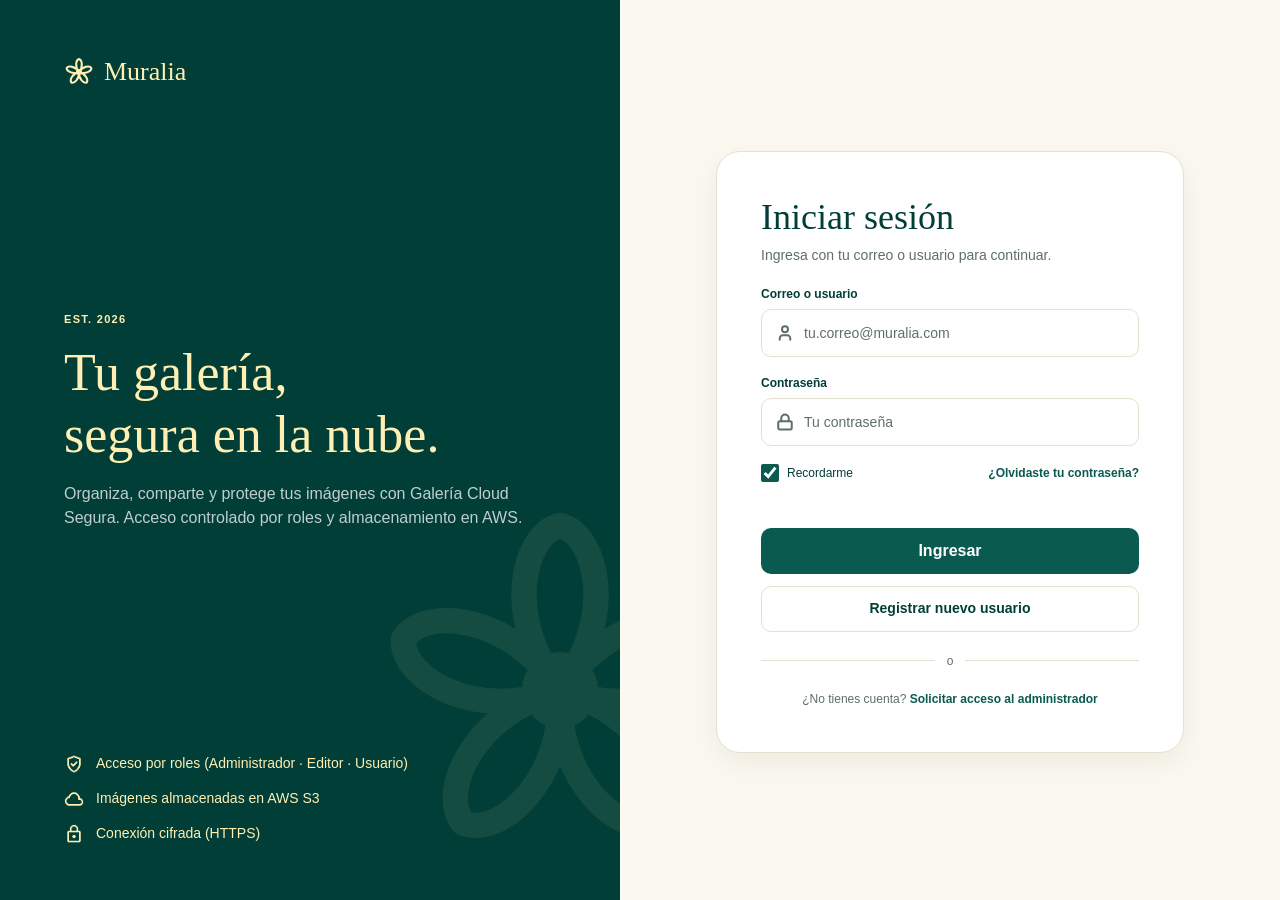
<file: index.html>
<!DOCTYPE html>
<html lang="es">
<head>
    <meta charset="UTF-8">
    <meta http-equiv="refresh" content="0; url=01-inicio-sesion/index.html">
    <title>Muralia · Galería Cloud Segura</title>
</head>
<body>
    <a href="01-inicio-sesion/index.html">Entrar a Muralia</a>
</body>
</html>
</file>
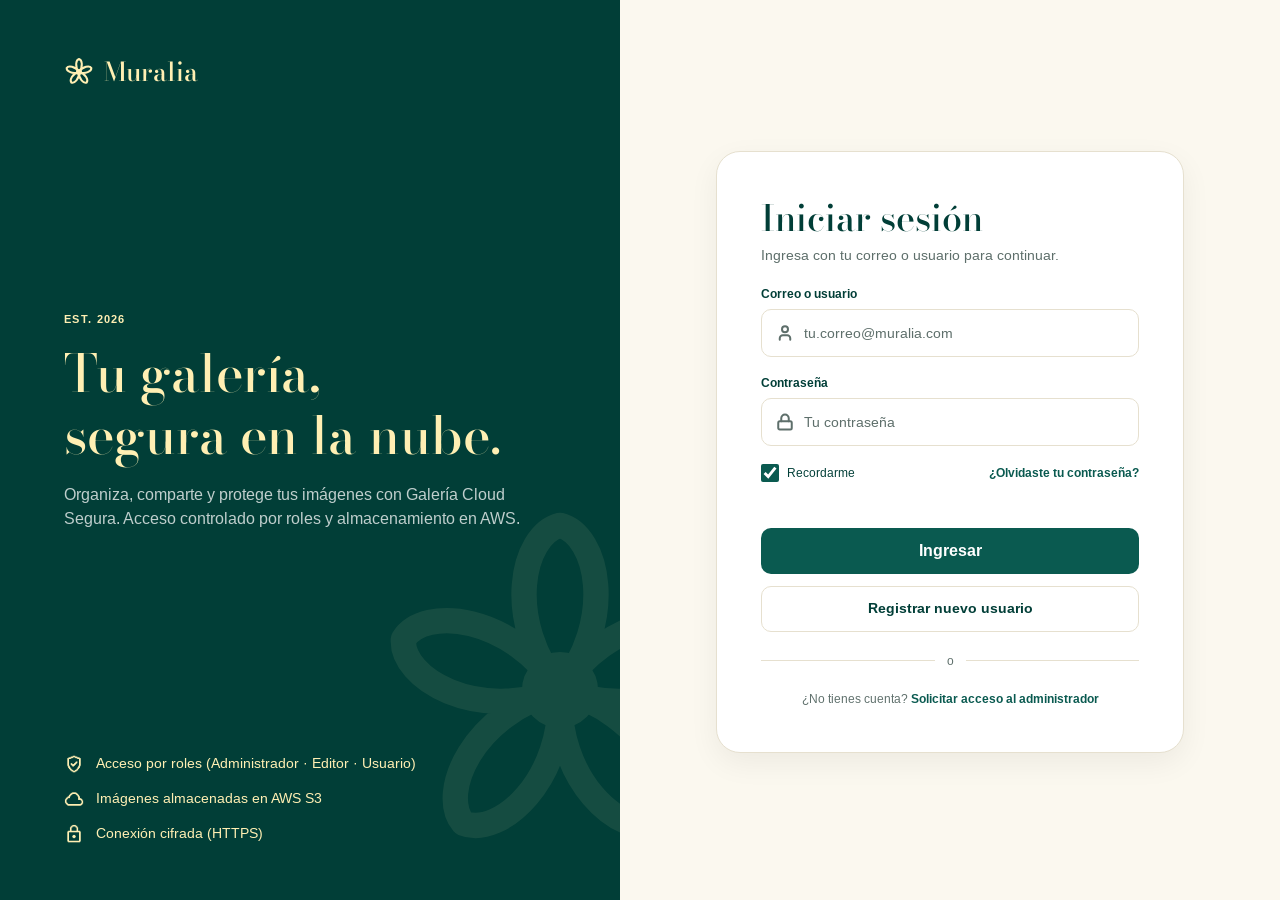
<file: 01-inicio-sesion/index.html>
<!doctype html>
<html lang="es">
    <head>
        <meta charset="UTF-8" />
        <meta name="viewport" content="width=device-width, initial-scale=1.0" />
        <title>Iniciar sesión · Muralia</title>
        <link rel="preconnect" href="https://fonts.googleapis.com" />
        <link rel="preconnect" href="https://fonts.gstatic.com" crossorigin />
        <link
            href="https://fonts.googleapis.com/css2?family=Arimo:wght@400;700&family=Bodoni+Moda:opsz,wght@6..96,500&display=swap"
            rel="stylesheet"
        />
        <link rel="stylesheet" href="style.css" />
        <link rel="stylesheet" href="../comun.css">
    </head>
    <body>
        <main class="contenedor">
            <section class="presentacion">
                <header class="logo">
                    <img src="assets/flor.svg" alt="Flor de Muralia" />
                    <span>Muralia</span>
                </header>
                <div class="mensaje">
                    <p class="etiqueta">EST. 2026</p>
                    <h1>Tu galería,<br />segura en la nube.</h1>
                    <p class="descripcion solo-grande">
                        Organiza, comparte y protege tus imágenes con Galería Cloud Segura. Acceso controlado por roles
                        y almacenamiento en AWS.
                    </p>
                    <p class="descripcion solo-movil">Accede para ver y gestionar tus imágenes.</p>
                </div>
                <footer class="caracteristicas">
                    <p>
                        <img src="assets/shield-crema.png" alt="" />
                        Acceso por roles (Administrador · Editor · Usuario)
                    </p>
                    <p>
                        <img src="assets/cloud-crema.png" alt="" />
                        Imágenes almacenadas en AWS S3
                    </p>
                    <p>
                        <img src="assets/lock-crema.png" alt="" />
                        Conexión cifrada (HTTPS)
                    </p>
                </footer>
            </section>
            <section class="zona-login">
                <div class="tarjeta-login">
                    <h2>Iniciar sesión</h2>
                    <p class="subtitulo">Ingresa con tu correo o usuario para continuar.</p>
                    <form id="form-login">
                        <div class="campo">
                            <label for="correo">Correo o usuario</label>
                            <div class="entrada">
                                <img src="assets/usuario.svg" alt="" />
                                <input
                                    type="text"
                                    id="correo"
                                    name="correo"
                                    placeholder="tu.correo@muralia.com"
                                    autocomplete="username"
                                    required
                                />
                            </div>
                        </div>
                        <div class="campo">
                            <label for="contrasena">Contraseña</label>
                            <div class="entrada">
                                <img src="assets/candado.svg" alt="" />
                                <input
                                    type="password"
                                    id="contrasena"
                                    name="contrasena"
                                    placeholder="Tu contraseña"
                                    autocomplete="current-password"
                                    required
                                />
                            </div>
                        </div>
                        <div class="opciones">
                            <label class="recordar">
                                <input type="checkbox" name="recordar" checked />
                                <span>Recordarme</span>
                            </label>

                            <a href="#recuperar">¿Olvidaste tu contraseña?</a>
                        </div>
                        <p class="mensaje-form" id="mensaje-login" role="alert"></p>
                        <button type="submit" class="boton-ingresar" id="boton-ingresar">Ingresar</button>
                    </form>
                    <a class="boton-secundario boton-registro" href="#registro">Registrar nuevo usuario</a>
                    <div class="separador">
                        <span></span>
                        <p>o</p>
                        <span></span>
                    </div>
                    <p class="solicitud">
                        ¿No tienes cuenta?
                        <a href="#solicitar">Solicitar acceso al administrador</a>
                    </p>
                </div>
            </section>
        </main>

        <section id="registro" class="ventana">
            <form class="ventana-caja" id="form-registro">
                <h2>Registrar nuevo usuario</h2>
                <p>Crea tu cuenta para subir y guardar imágenes en Muralia.</p>
                <div class="fila-campos">
                    <div class="campo">
                        <label for="registro-nombre">Nombre *</label>
                        <div class="entrada">
                            <img src="assets/usuario.svg" alt="" />
                            <input
                                type="text"
                                id="registro-nombre"
                                name="nombre"
                                placeholder="Ej. Gabriel"
                                pattern="[A-Za-zÁÉÍÓÚÜÑáéíóúüñ]{2,50}"
                                title="Solo letras, sin espacios ni números (mínimo 2)"
                                maxlength="50"
                                autocomplete="given-name"
                                required
                            />
                        </div>
                    </div>
                    <div class="campo">
                        <label for="registro-apellido">Apellido *</label>
                        <div class="entrada">
                            <img src="assets/usuario.svg" alt="" />
                            <input
                                type="text"
                                id="registro-apellido"
                                name="apellido"
                                placeholder="Ej. Terán"
                                pattern="[A-Za-zÁÉÍÓÚÜÑáéíóúüñ]{2,50}"
                                title="Solo letras, sin espacios ni números (mínimo 2)"
                                maxlength="50"
                                autocomplete="family-name"
                                required
                            />
                        </div>
                    </div>
                </div>
                <div class="campo">
                    <label for="registro-usuario">Usuario *</label>
                    <div class="entrada">
                        <img src="assets/usuario.svg" alt="" />
                        <input
                            type="text"
                            id="registro-usuario"
                            name="usuario"
                            placeholder="ej. gabriel.teran"
                            pattern="[^\s@]{3,40}"
                            maxlength="40"
                            title="De 3 a 40 caracteres: letras, números y símbolos, sin espacios ni @"
                            autocomplete="username"
                            required
                        />
                    </div>
                </div>
                <div class="campo">
                    <label for="registro-correo">Correo *</label>
                    <div class="entrada">
                        <img src="assets/usuario.svg" alt="" />
                        <input
                            type="email"
                            id="registro-correo"
                            name="correo"
                            placeholder="tu.correo@muralia.com"
                            autocomplete="email"
                            required
                        />
                    </div>
                </div>
                <div class="campo">
                    <label for="registro-contrasena">Contraseña *</label>
                    <div class="entrada">
                        <img src="assets/candado.svg" alt="" />
                        <input
                            type="password"
                            id="registro-contrasena"
                            name="contrasena"
                            placeholder="Crea una contraseña segura"
                            minlength="8"
                            aria-describedby="requisitos-contrasena"
                            autocomplete="new-password"
                            required
                        />
                    </div>
                    <ul class="requisitos" id="requisitos-contrasena">
                        <li data-regla="largo">Mínimo 8 caracteres</li>
                        <li data-regla="mayuscula">Al menos una letra mayúscula</li>
                        <li data-regla="numero">Al menos un número</li>
                    </ul>
                </div>
                <p class="mensaje-form" id="mensaje-registro" role="alert"></p>
                <div class="ventana-botones">
                    <a href="#" class="boton-secundario">Cancelar</a>
                    <button type="submit" class="boton-ingresar" id="boton-registrar">Registrarme</button>
                </div>
            </form>
        </section>

        <section id="recuperar" class="ventana">
            <div class="ventana-caja">
                <h2>Recuperar contraseña</h2>
                <p>Escribe tu correo y te enviaremos un enlace para crear una contraseña nueva.</p>
                <div class="campo">
                    <label for="correo-recuperar">Correo</label>
                    <div class="entrada">
                        <img src="assets/usuario.svg" alt="" />
                        <input type="email" id="correo-recuperar" placeholder="tu.correo@muralia.com" />
                    </div>
                </div>
                <div class="ventana-botones">
                    <a href="#" class="boton-secundario">Cancelar</a>
                    <a href="#" class="boton-ingresar">Enviar enlace</a>
                </div>
            </div>
        </section>

        <section id="solicitar" class="ventana">
            <div class="ventana-caja">
                <h2>Solicitar acceso</h2>
                <p>El administrador revisará tu solicitud y te dará un rol.</p>
                <div class="campo">
                    <label for="nombre-solicitud">Nombre completo</label>
                    <div class="entrada">
                        <img src="assets/usuario.svg" alt="" />
                        <input type="text" id="nombre-solicitud" placeholder="Tu nombre" />
                    </div>
                </div>
                <div class="campo">
                    <label for="correo-solicitud">Correo</label>
                    <div class="entrada">
                        <img src="assets/usuario.svg" alt="" />
                        <input type="email" id="correo-solicitud" placeholder="tu.correo@muralia.com" />
                    </div>
                </div>
                <div class="ventana-botones">
                    <a href="#" class="boton-secundario">Cancelar</a>
                    <a href="#" class="boton-ingresar">Enviar solicitud</a>
                </div>
            </div>
        </section>
        <script src="../api.js"></script>
        <script src="script.js"></script>
    </body>
</html>
</file>
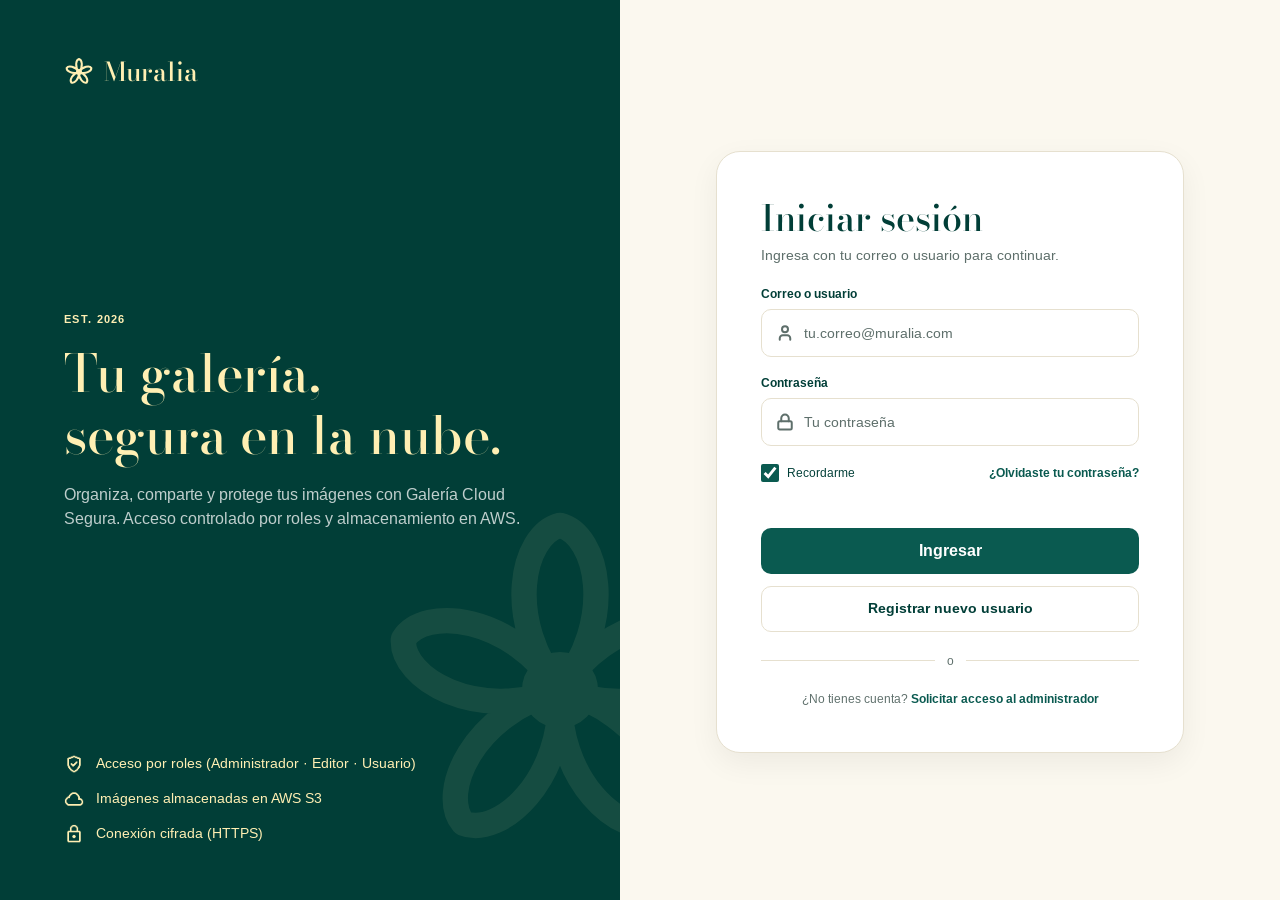
<file: 02-galeria-principal/index.html>
<!doctype html>
<html lang="es">
    <head>
        <meta charset="UTF-8" />
        <meta name="viewport" content="width=device-width, initial-scale=1.0" />
        <title>Galería · Muralia</title>
        <link rel="preconnect" href="https://fonts.googleapis.com" />
        <link rel="preconnect" href="https://fonts.gstatic.com" crossorigin />
        <link
            href="https://fonts.googleapis.com/css2?family=Arimo:wght@400;700&family=Bodoni+Moda:opsz,wght@6..96,500&display=swap"
            rel="stylesheet"
        />
        <link rel="stylesheet" href="style.css" />
        <link rel="stylesheet" href="../comun.css">
    </head>
    <body>
        <div class="pagina">
            <aside class="barra-lateral solo-escritorio">
                <div class="logo">
                    <img src="img/flor.svg" alt="" width="30" height="30" />
                    <span class="logo-texto">Muralia</span>
                </div>
                <p class="logo-subtitulo">Galería Cloud Segura</p>

                <p class="menu-titulo">Menú</p>
                <nav class="menu">
                    <a href="index.html" class="menu-item activo">
                        <img src="img/galeria.svg" alt="" width="20" height="20" />
                        Galería
                    </a>
                    <a href="../06-mis-imagenes/index.html" class="menu-item">
                        <img src="img/mis-imagenes.svg" alt="" width="20" height="20" />
                        Mis imágenes
                    </a>
                    <a href="../07-favoritos/index.html" class="menu-item">
                        <img src="img/favoritos.svg" alt="" width="20" height="20" />
                        Favoritos
                    </a>
                    <a href="../09-guardados/index.html" class="menu-item">
                        <img src="img/guardados.svg" alt="" width="20" height="20" />
                        Guardados
                    </a>
                </nav>

                <p class="menu-titulo menu-titulo-admin">Administración</p>
                <nav class="menu">
                    <a href="../05-gestion-usuarios/index.html" class="menu-item">
                        <img src="img/usuarios.svg" alt="" width="20" height="20" />
                        Usuarios
                    </a>
                    <a href="../08-seguridad/index.html" class="menu-item">
                        <img src="img/seguridad.svg" alt="" width="20" height="20" />
                        Seguridad
                    </a>
                </nav>

                <div class="usuario-actual">
                    <span class="avatar avatar-verde">MC</span>
                    <div class="usuario-actual-datos">
                        <p class="usuario-actual-nombre">Mateo Cantos</p>
                        <p class="usuario-actual-rol">Administrador</p>
                    </div>
                    <a href="../01-inicio-sesion/index.html" class="salir">
                        <img src="img/salir.svg" alt="Cerrar sesión" width="20" height="20" />
                    </a>
                </div>
            </aside>

            <main class="contenido">
                <header class="encabezado solo-escritorio">
                    <div>
                        <p class="sobretitulo">Explorar</p>
                        <h1 class="titulo">Galería</h1>
                    </div>
                    <div class="encabezado-botones">
                        <a href="#notificaciones" class="boton-redondo">
                            <img src="img/campana.svg" alt="Notificaciones" width="20" height="20" />
                        </a>
                        <a href="../03-registro-imagen/index.html" class="boton boton-verde">
                            <img src="img/subir-blanco.svg" alt="" width="18" height="18" />
                            Subir imagen
                        </a>
                    </div>
                </header>

                <header class="encabezado-movil solo-movil">
                    <div class="logo">
                        <img src="img/flor-oscura.svg" alt="" width="26" height="26" />
                        <span class="logo-texto">Muralia</span>
                    </div>
                    <div class="encabezado-botones">
                        <a href="#notificaciones" class="boton-transparente">
                            <img src="img/campana.svg" alt="Notificaciones" width="20" height="20" />
                        </a>
                        <a href="#cuenta" class="avatar avatar-verde avatar-pequeno">MC</a>
                    </div>
                </header>

                <section class="herramientas">
                    <label class="buscador">
                        <img src="img/buscar.svg" alt="" width="18" height="18" />
                        <input
                            type="text"
                            id="buscar-escritorio"
                            placeholder="Buscar por título, autor o etiqueta…"
                            class="solo-escritorio"
                        />
                        <input type="text" id="buscar-movil" placeholder="Buscar imágenes…" class="solo-movil" />
                    </label>
                    <button type="button" class="boton boton-blanco solo-escritorio">
                        <img src="img/filtros.svg" alt="" width="18" height="18" />
                        Filtros
                    </button>
                    <button type="button" class="boton boton-blanco solo-escritorio">
                        <img src="img/abajo.svg" alt="" width="18" height="18" />
                        Más recientes
                    </button>
                    <button type="button" class="boton-icono solo-movil">
                        <img src="img/filtros.svg" alt="Filtros" width="18" height="18" />
                    </button>
                </section>

                <section class="categorias">
                    <nav class="chips" id="chips"></nav>
                    <p class="contador solo-escritorio" id="contador"></p>
                </section>

                <p class="mensaje" id="mensaje">Cargando imágenes…</p>
                <section class="galeria" id="galeria"></section>

                <template id="plantilla-tarjeta">
                    <a class="tarjeta" href="">
                        <div class="tarjeta-imagen">
                            <img src="" alt="" />
                        </div>
                        <div class="tarjeta-info">
                            <h2 class="tarjeta-titulo"></h2>
                            <div class="tarjeta-fila">
                                <span class="insignia insignia-crema">
                                    <img src="img/punto-oscuro.svg" alt="" width="6" height="6" />
                                    <span class="categoria"></span>
                                </span>
                                <img class="visibilidad" src="" alt="" width="16" height="16" />
                            </div>
                            <div class="tarjeta-fila">
                                <span class="autor">
                                    <span class="avatar"></span>
                                    <span class="nombre"></span>
                                </span>
                                <span class="me-gusta"></span>
                            </div>
                        </div>
                    </a>
                </template>
            </main>

            <nav class="barra-pestanas solo-movil">
                <a href="index.html" class="tab activa">
                    <img src="img/tab-galeria.svg" alt="" width="22" height="22" />
                    Galería
                </a>
                <label for="buscar-movil" class="tab">
                    <img src="img/tab-buscar.svg" alt="" width="22" height="22" />
                    Buscar
                </label>
                <a href="../03-registro-imagen/index.html" class="tab-subir">
                    <img src="img/tab-mas.svg" alt="Subir imagen" width="24" height="24" />
                </a>
                <a href="../07-favoritos/index.html" class="tab">
                    <img src="img/tab-favoritos.svg" alt="" width="22" height="22" />
                    Favoritos
                </a>
                <a href="../09-guardados/index.html" class="tab">
                    <img src="img/tab-guardados.svg" alt="" width="22" height="22" />
                    Guardados
                </a>
            </nav>

            <section id="notificaciones" class="ventana">
                <div class="ventana-caja">
                    <h2>Notificaciones</h2>
                    <p>Gabriel Terán subió «Calles de Cuenca».</p>
                    <p>Pedro Carranza subió «Catedral de Quito».</p>
                    <a href="#" class="boton boton-verde">Cerrar</a>
                </div>
            </section>

            <section id="cuenta" class="ventana">
                <div class="ventana-caja">
                    <h2>Mateo Cantos</h2>
                    <p>Administrador</p>
                    <a href="../06-mis-imagenes/index.html" class="boton boton-blanco">Mis imágenes</a>
                    <a href="../09-guardados/index.html" class="boton boton-blanco">Guardados</a>
                    <a href="../05-gestion-usuarios/index.html" class="boton boton-blanco">Usuarios</a>
                    <a href="../08-seguridad/index.html" class="boton boton-blanco">Seguridad</a>
                    <a href="../01-inicio-sesion/index.html" class="boton boton-blanco">Cerrar sesión</a>
                    <a href="#" class="boton boton-verde">Cerrar</a>
                </div>
            </section>
        </div>
        <script src="../api.js"></script>
        <script src="script.js"></script>
    </body>
</html>
</file>
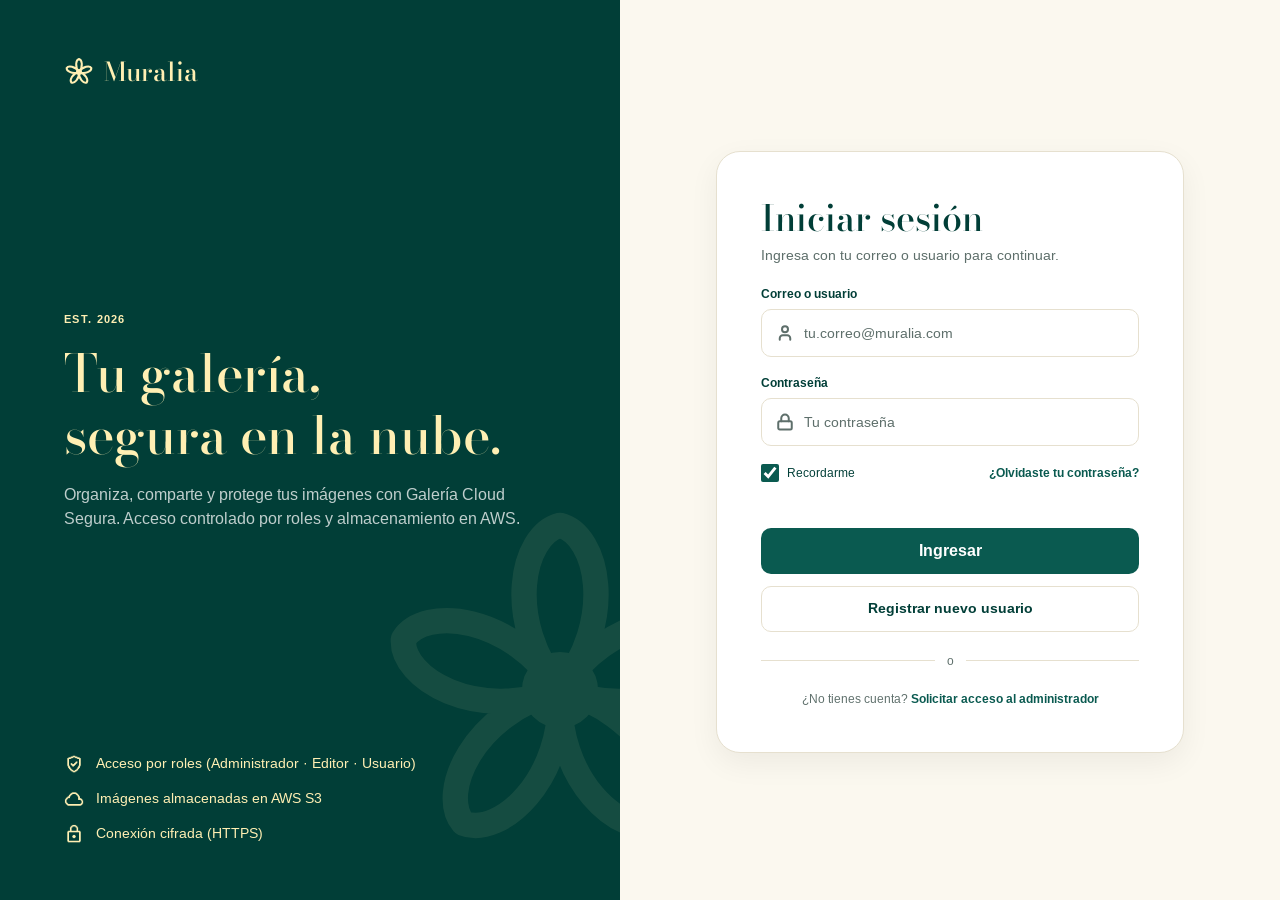
<file: 03-registro-imagen/index.html>
<!DOCTYPE html>
<html lang="es">
<head>
    <meta charset="UTF-8">
    <meta name="viewport" content="width=device-width, initial-scale=1.0">
    <title>Registrar imagen · Muralia</title>
    <link rel="preconnect" href="https://fonts.googleapis.com">
    <link rel="preconnect" href="https://fonts.gstatic.com" crossorigin>
    <link href="https://fonts.googleapis.com/css2?family=Arimo:wght@400;700&family=Bodoni+Moda:opsz,wght@6..96,500;6..96,600&display=swap" rel="stylesheet">
    <link rel="stylesheet" href="style.css">
    <link rel="stylesheet" href="../comun.css">
</head>
<body>
    <div class="app">
        <aside class="lateral">
            <header class="logo">
                <img src="assets/flor.svg" alt="Flor de Muralia">
                <span>Muralia</span>
            </header>
            <small class="logo-subtitulo">Galería Cloud Segura</small>
            <nav class="menu">
                <p class="menu-titulo">Menú</p>
                <a href="../02-galeria-principal/index.html" class="menu-enlace">
                    <img class="icono" src="assets/galeria.svg" alt="">
                    Galería
                </a>
                <a href="../06-mis-imagenes/index.html" class="menu-enlace">
                    <img class="icono" src="assets/mis-imagenes.svg" alt="">
                    Mis imágenes
                </a>
                <a href="../07-favoritos/index.html" class="menu-enlace">
                    <img class="icono" src="assets/favoritos.svg" alt="">
                    Favoritos
                </a>
                <a href="../09-guardados/index.html" class="menu-enlace">
                    <img class="icono" src="assets/guardados.svg" alt="">
                    Guardados
                </a>
                <p class="menu-titulo">Administración</p>
                <a href="../05-gestion-usuarios/index.html" class="menu-enlace">
                    <img class="icono" src="assets/usuarios.svg" alt="">
                    Usuarios
                </a>
                <a href="../08-seguridad/index.html" class="menu-enlace">
                    <img class="icono" src="assets/seguridad.svg" alt="">
                    Seguridad
                </a>
            </nav>
            <footer class="usuario">
                <span class="avatar">MC</span>
                <div class="usuario-datos">
                    <strong>Mateo Cantos</strong>
                    <small>Administrador</small>
                </div>
                <a href="../01-inicio-sesion/index.html" class="salir" aria-label="Cerrar sesión">
                    <img class="icono" src="assets/salir.svg" alt="">
                </a>
            </footer>
        </aside>
        <main class="principal">
            <nav class="migas" aria-label="Ruta de navegación">
                <a href="../02-galeria-principal/index.html">Galería</a>
                <img class="icono" src="assets/derecha.svg" alt="">
                <strong>Subir imagen</strong>
            </nav>
            <header class="encabezado">
                <a href="../02-galeria-principal/index.html" class="volver" aria-label="Volver a la galería">
                    <img class="icono" src="assets/izquierda.svg" alt="">
                </a>
                <div>
                    <h1 id="titulo-pagina">
                        <span class="solo-movil">Registrar imagen</span>
                        <span class="solo-grande">Registrar nueva imagen</span>
                    </h1>
                    <p class="descripcion">Completa la información para publicar tu imagen en la galería.</p>
                </div>
            </header>
            <form class="formulario" id="formulario">
                <section class="paso paso-archivo">
                    <h2>1. Selecciona tu imagen</h2>
                    <input type="file" id="archivo" name="archivo" class="oculto"
                            accept="image/jpeg,image/png,image/webp">
                    <label for="archivo" class="zona-carga">
                        <span class="icono-carga">
                            <img class="icono" src="assets/subir-zona.svg" alt="">
                        </span>
                        <span class="carga-titulo">
                            <span class="solo-movil">Toca para elegir una imagen</span>
                            <span class="solo-grande">Arrastra y suelta tu imagen aquí</span>
                        </span>
                        <span class="carga-o solo-grande">o</span>
                        <span class="boton-archivo solo-grande">
                            <svg class="icono" viewBox="0 0 24 24" aria-hidden="true">
                                <path d="M14 3H7a2 2 0 0 0-2 2v14a2 2 0 0 0 2 2h10a2 2 0 0 0 2-2V8l-5-5z"/>
                                <path d="M14 3v5h5"/>
                            </svg>
                            Seleccionar archivo
                        </span>
                        <span class="carga-formatos">
                            <span class="solo-movil">Galería o cámara · JPG, PNG · máx. 10 MB</span>
                            <span class="solo-grande">Formatos permitidos: JPG, PNG, WEBP · Tamaño máximo 10 MB</span>
                        </span>
                    </label>
                    <div class="archivo" id="archivo-elegido" hidden>
                        <div class="archivo-imagen">
                            <img id="archivo-vista" src="assets/imagen.svg" alt="">
                        </div>
                        <div class="archivo-datos">
                            <p class="archivo-fila">
                                <strong id="archivo-nombre">atardecer-costa.jpg</strong>
                                <span id="archivo-tamano">3,2 MB</span>
                            </p>
                            <div class="progreso"><span id="archivo-progreso"></span></div>
                            <p class="archivo-estado" id="archivo-estado">Lista para subir</p>
                        </div>
                        <button type="button" class="archivo-cerrar" id="quitar-archivo">
                            <img src="assets/cerrar.svg" alt="Quitar archivo">
                        </button>
                    </div>
                </section>
                <section class="paso paso-info">
                    <h2>2. Información de la imagen</h2>
                    <div class="campo">
                        <label for="titulo">Título o nombre *</label>
                        <div class="entrada">
                            <input type="text" id="titulo" name="titulo"
                                placeholder="Ej. Atardecer en la costa" minlength="2" required>
                        </div>
                    </div>
                    <div class="campo">
                        <label for="categoria">Categoría *</label>
                        <div class="entrada">
                            <img class="icono" src="assets/etiqueta.svg" alt="">
                            <select id="categoria" name="categoria_id" required>
                                <option value="">Cargando categorías…</option>
                            </select>
                        </div>
                        <a href="#nueva-categoria" class="enlace-campo">+ Nueva categoría</a>
                    </div>
                    <div class="campo">
                        <label for="descripcion">Descripción</label>
                        <textarea id="descripcion" name="descripcion" maxlength="500"
                                placeholder="Describe tu imagen"></textarea>
                        <p class="contador" id="contador">0 / 500 caracteres</p>
                    </div>
                    <div class="campo">
                        <span class="etiqueta-campo" id="etiqueta-visibilidad">Visibilidad</span>
                        <div class="visibilidad" role="radiogroup" aria-labelledby="etiqueta-visibilidad">
                            <input type="radio" id="publica" name="visibilidad" value="Pública" checked>
                            <label for="publica">
                                <img class="icono" src="assets/world.png" alt="">
                                Pública
                            </label>
                            <input type="radio" id="privada" name="visibilidad" value="Privada">
                            <label for="privada">
                                <img class="icono" src="assets/lock.png" alt="">
                                Privada
                            </label>
                        </div>
                    </div>
                    <p class="mensaje-form" id="mensaje-form"></p>
                    <div class="acciones">
                        <a class="boton-cancelar" href="../02-galeria-principal/index.html">Cancelar</a>
                        <button type="submit" class="boton-registrar" id="boton-registrar">
                            <svg class="icono" viewBox="0 0 24 24" aria-hidden="true"><path d="M5 12.5l4.5 4.5L19 7"/></svg>
                            <span id="texto-boton">Registrar<span class="solo-grande"> imagen</span></span>
                        </button>
                    </div>
                </section>
            </form>
        </main>
    </div>

    <section id="nueva-categoria" class="ventana">
        <form class="ventana-caja" id="formulario-categoria">
            <h2>Nueva categoría</h2>
            <div class="campo">
                <label for="nombre-categoria">Nombre *</label>
                <div class="entrada">
                    <input type="text" id="nombre-categoria" name="nombre" minlength="2" required>
                </div>
            </div>
            <div class="campo">
                <label for="descripcion-categoria">Descripción</label>
                <div class="entrada">
                    <input type="text" id="descripcion-categoria" name="descripcion">
                </div>
            </div>
            <p class="mensaje-form" id="mensaje-categoria"></p>
            <div class="ventana-botones">
                <a href="#" class="boton-cancelar">Cancelar</a>
                <button type="submit" class="boton-registrar">Guardar</button>
            </div>
        </form>
    </section>

    <script src="../api.js"></script>
    <script src="script.js"></script>
</body>
</html>
</file>
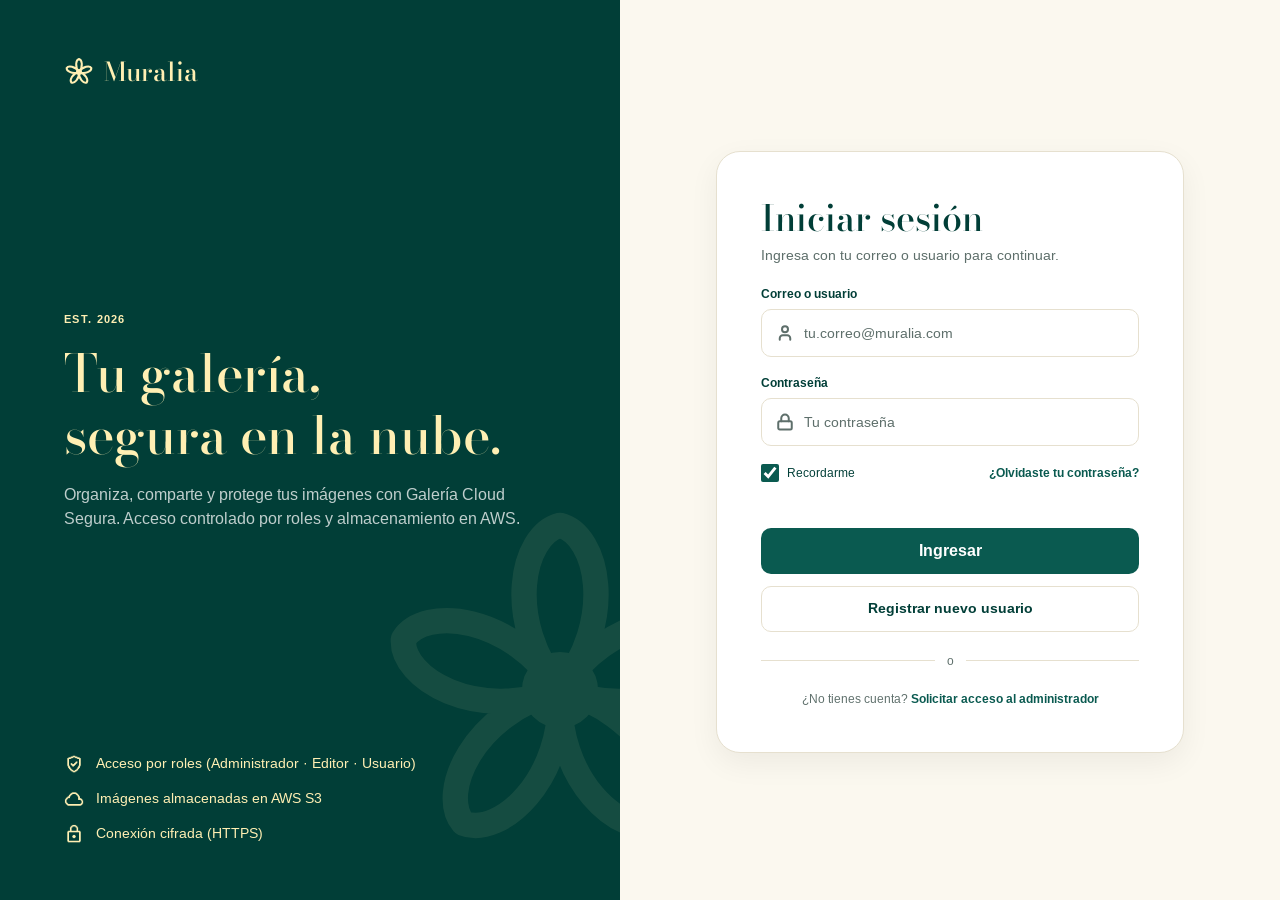
<file: 04-detalle-imagen/index.html>
<!DOCTYPE html>
<html lang="es">
<head>
    <meta charset="UTF-8">
    <meta name="viewport" content="width=device-width, initial-scale=1.0">
    <title>Detalle de imagen · Muralia</title>
    <link rel="preconnect" href="https://fonts.googleapis.com">
    <link rel="preconnect" href="https://fonts.gstatic.com" crossorigin>
    <link href="https://fonts.googleapis.com/css2?family=Arimo:wght@400;700&family=Bodoni+Moda:opsz,wght@6..96,500&display=swap" rel="stylesheet">
    <link rel="stylesheet" href="style.css">
    <link rel="stylesheet" href="../comun.css">
</head>
<body>
    <div class="pagina">

        <aside class="barra-lateral solo-escritorio">
            <div class="logo">
                <img src="img/flor.svg" alt="" width="30" height="30">
                <span class="logo-texto">Muralia</span>
            </div>
            <p class="logo-subtitulo">Galería Cloud Segura</p>

            <p class="menu-titulo">Menú</p>
            <nav class="menu">
                <a href="../02-galeria-principal/index.html" class="menu-item activo">
                    <img src="img/galeria.svg" alt="" width="20" height="20">
                    Galería
                </a>
                <a href="../06-mis-imagenes/index.html" class="menu-item">
                    <img src="img/mis-imagenes.svg" alt="" width="20" height="20">
                    Mis imágenes
                </a>
                <a href="../07-favoritos/index.html" class="menu-item">
                    <img src="img/favoritos.svg" alt="" width="20" height="20">
                    Favoritos
                </a>
                <a href="../09-guardados/index.html" class="menu-item">
                    <img src="img/guardados.svg" alt="" width="20" height="20">
                    Guardados
                </a>
            </nav>

            <p class="menu-titulo menu-titulo-admin">Administración</p>
            <nav class="menu">
                <a href="../05-gestion-usuarios/index.html" class="menu-item">
                    <img src="img/usuarios.svg" alt="" width="20" height="20">
                    Usuarios
                </a>
                <a href="../08-seguridad/index.html" class="menu-item">
                    <img src="img/seguridad.svg" alt="" width="20" height="20">
                    Seguridad
                </a>
            </nav>

            <div class="usuario-actual">
                <span class="avatar avatar-verde">MC</span>
                <div class="usuario-actual-datos">
                    <p class="usuario-actual-nombre">Mateo Cantos</p>
                    <p class="usuario-actual-rol">Administrador</p>
                </div>
                <a href="../01-inicio-sesion/index.html" class="salir">
                    <img src="img/salir.svg" alt="Cerrar sesión" width="20" height="20">
                </a>
            </div>
        </aside>

        <main class="contenido">

            <header class="barra-superior solo-escritorio">
                <a href="../02-galeria-principal/index.html" class="boton boton-blanco">
                    <img src="img/izquierda.svg" alt="" width="18" height="18">
                    Volver
                </a>
                <p class="vista-como">Vista como: Administrador</p>
            </header>

            <div class="cuerpo">

                <section class="visor">
                    <div class="imagen-principal">
                        <img class="imagen-principal-img" id="imagen" src="img/imagen.svg" alt="">

                        <div class="acciones-flotantes solo-movil">
                            <a href="../02-galeria-principal/index.html" class="boton-icono">
                                <img src="img/izquierda.svg" alt="Volver" width="18" height="18">
                            </a>
                            <div class="acciones-flotantes-derecha">
                                <a href="#compartir" class="boton-icono">
                                    <img src="img/compartir.svg" alt="Compartir" width="18" height="18">
                                </a>
                                <button type="button" class="boton-icono guardar" title="Guardar">
                                    <img src="img/guardar.svg" alt="Guardar" width="18" height="18">
                                </button>
                            </div>
                        </div>
                    </div>

                    <div class="mas-del-autor solo-escritorio" id="mas-del-autor">
                        <p id="mas-del-autor-titulo"></p>
                    </div>

                    <template id="plantilla-miniatura">
                        <a class="miniatura" href="">
                            <img src="" alt="" width="56" height="56">
                        </a>
                    </template>
                </section>

                <section class="informacion">

                    <div class="cabecera">
                        <div class="insignias">
                            <span class="insignia insignia-crema">
                                <img src="img/punto-oscuro.svg" alt="" width="6" height="6">
                                <span id="insignia-categoria">…</span>
                            </span>
                            <span class="insignia insignia-verde">
                                <img src="img/punto-verde.svg" alt="" width="6" height="6">
                                <span id="insignia-visibilidad">…</span>
                            </span>
                        </div>
                        <h1 class="titulo" id="titulo">Cargando…</h1>
                        <p class="descripcion" id="descripcion"></p>
                        <div class="estadisticas solo-escritorio">
                            <span class="estadistica" id="estadistica-me-gusta"></span>
                            <span class="estadistica">
                                <img src="img/vistas.svg" alt="" width="16" height="16">
                                <span><span id="dato-vistas">0</span> vistas</span>
                            </span>
                        </div>
                    </div>

                    <hr class="solo-escritorio">

                    <div class="bloque solo-escritorio">
                        <h2 class="bloque-titulo">Información de la imagen</h2>
                        <dl class="datos">
                            <div class="dato">
                                <dt>Categoría</dt>
                                <dd id="dato-categoria">…</dd>
                            </div>
                            <div class="dato">
                                <dt>Fecha de registro</dt>
                                <dd id="dato-fecha">…</dd>
                            </div>
                            <div class="dato">
                                <dt>Formato</dt>
                                <dd id="dato-formato">…</dd>
                            </div>
                            <div class="dato">
                                <dt>Tamaño</dt>
                                <dd id="dato-tamano">…</dd>
                            </div>
                            <div class="dato">
                                <dt>Almacenamiento</dt>
                                <dd>Amazon S3</dd>
                            </div>
                        </dl>
                    </div>

                    <hr class="solo-escritorio">

                    <div class="bloque">
                        <h2 class="bloque-titulo solo-escritorio">Autor</h2>
                        <div class="responsable">
                            <span class="avatar avatar-vino" id="responsable-avatar"></span>
                            <div class="responsable-datos">
                                <p class="responsable-nombre" id="responsable-nombre"></p>
                                <p class="responsable-detalle">
                                    <span class="solo-escritorio" id="responsable-correo"></span>
                                    <span class="solo-movil" id="responsable-fecha"></span>
                                </p>
                            </div>
                            <span class="insignia insignia-verde">
                                <img class="solo-escritorio" src="img/punto-verde.svg" alt="" width="6" height="6">
                                <span id="responsable-rol"></span>
                            </span>
                        </div>
                    </div>

                    <div class="datos-movil solo-movil">
                        <div class="dato-movil">
                            <p>Formato</p>
                            <p class="dato-movil-valor" id="movil-formato"></p>
                        </div>
                        <div class="dato-movil">
                            <p>Tamaño</p>
                            <p class="dato-movil-valor" id="movil-tamano"></p>
                        </div>
                        <div class="dato-movil">
                            <p>Visibilidad</p>
                            <p class="dato-movil-valor" id="movil-visibilidad"></p>
                        </div>
                    </div>

                    <hr class="solo-escritorio">

                    <div class="bloque solo-escritorio">
                        <h2 class="bloque-titulo">Acciones disponibles</h2>
                        <div class="fila-botones">
                            <a href="#" class="boton boton-descargar descargar">
                                <img src="img/descargar.svg" alt="" width="18" height="18">
                                Descargar
                            </a>
                            <a href="#compartir" class="boton boton-blanco">
                                <img src="img/compartir.svg" alt="" width="18" height="18">
                                Compartir
                            </a>
                            <button type="button" class="boton boton-blanco guardar">
                                <img src="img/guardar.svg" alt="" width="18" height="18">
                                <span class="guardar-texto">Guardar</span>
                            </button>
                        </div>
                        <div class="fila-botones">
                            <a href="../03-registro-imagen/index.html" class="boton boton-crema editar solo-autor">
                                <img src="img/editar.svg" alt="" width="18" height="18">
                                Editar información
                            </a>
                            <a href="#eliminar" class="boton boton-vino solo-autor">
                                <img src="img/eliminar.svg" alt="" width="18" height="18">
                                Eliminar
                            </a>
                        </div>
                    </div>

                    <div class="acciones-movil solo-movil">
                        <a href="#" class="boton boton-descargar descargar">
                            <img src="img/descargar.svg" alt="" width="18" height="18">
                            Descargar
                        </a>
                        <a href="../03-registro-imagen/index.html" class="boton-icono boton-icono-grande editar solo-autor">
                            <img src="img/editar.svg" alt="Editar" width="18" height="18">
                        </a>
                        <a href="#eliminar" class="boton-icono boton-icono-grande boton-icono-vino solo-autor">
                            <img src="img/eliminar-vino.svg" alt="Eliminar" width="18" height="18">
                        </a>
                    </div>

                </section>
            </div>
        </main>
    </div>

    <section id="compartir" class="ventana">
        <div class="ventana-caja">
            <h2>Compartir imagen</h2>
            <p>Copia este enlace para compartir la imagen.</p>
            <input class="enlace" type="text" id="enlace-compartir" readonly>
            <button type="button" class="boton boton-verde" id="copiar-enlace">Copiar</button>
        </div>
    </section>

    <section id="eliminar" class="ventana">
        <div class="ventana-caja">
            <h2>¿Eliminar imagen?</h2>
            <p>La imagen se quitará de la galería y se borrará del servidor.</p>
            <p class="mensaje-error" id="mensaje-eliminar"></p>
            <div class="ventana-botones">
                <a href="#" class="boton boton-blanco">Cancelar</a>
                <button type="button" class="boton boton-vino" id="confirmar-eliminar">Eliminar</button>
            </div>
        </div>
    </section>
    <script src="../api.js"></script>
    <script src="script.js"></script>
</body>
</html>
</file>
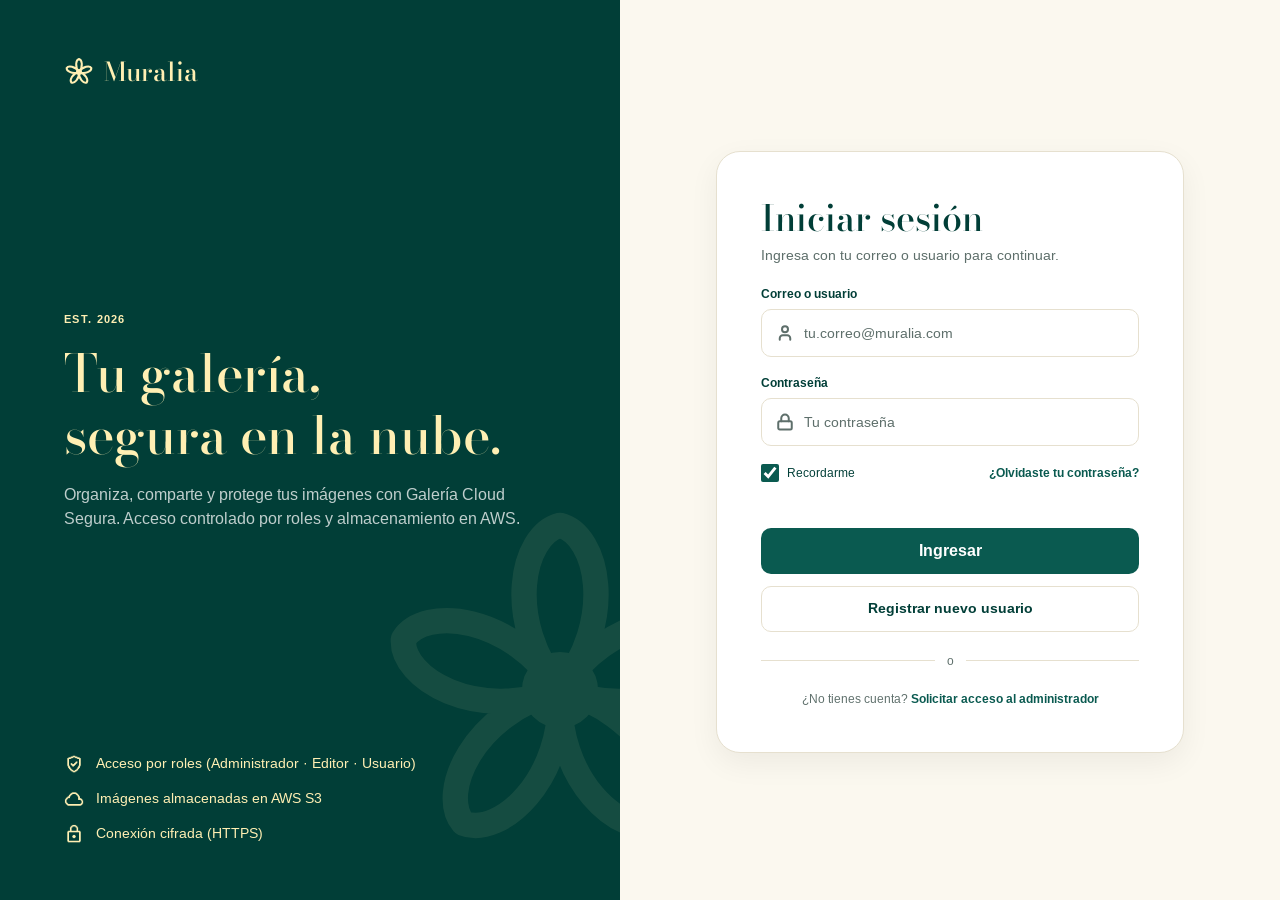
<file: 05-gestion-usuarios/index.html>
<!doctype html>
<html lang="es">
    <head>
        <meta charset="UTF-8" />
        <meta name="viewport" content="width=device-width, initial-scale=1.0" />
        <title>Gestión de usuarios · Muralia</title>
        <link rel="preconnect" href="https://fonts.googleapis.com" />
        <link rel="preconnect" href="https://fonts.gstatic.com" crossorigin />
        <link
            href="https://fonts.googleapis.com/css2?family=Arimo:wght@400;700&family=Bodoni+Moda:opsz,wght@6..96,500;6..96,600&display=swap"
            rel="stylesheet"
        />
        <link rel="stylesheet" href="style.css" />
        <link rel="stylesheet" href="../comun.css">
    </head>
    <body>
        <div class="pagina">
            <aside class="barra-lateral solo-escritorio">
                <div class="logo">
                    <img src="img/flor.svg" alt="" width="30" height="30" />
                    <span class="logo-texto">Muralia</span>
                </div>
                <p class="logo-subtitulo">Galería Cloud Segura</p>

                <p class="menu-titulo">Menú</p>
                <nav class="menu">
                    <a href="../02-galeria-principal/index.html" class="menu-item">
                        <img src="img/galeria.svg" alt="" width="20" height="20" />
                        Galería
                    </a>
                    <a href="../06-mis-imagenes/index.html" class="menu-item">
                        <img src="img/mis-imagenes.svg" alt="" width="20" height="20" />
                        Mis imágenes
                    </a>
                    <a href="../07-favoritos/index.html" class="menu-item">
                        <img src="img/favoritos.svg" alt="" width="20" height="20" />
                        Favoritos
                    </a>
                    <a href="../09-guardados/index.html" class="menu-item">
                        <img src="img/guardados.svg" alt="" width="20" height="20" />
                        Guardados
                    </a>
                </nav>

                <p class="menu-titulo menu-titulo-admin">Administración</p>
                <nav class="menu">
                    <a href="index.html" class="menu-item activo">
                        <img src="img/usuarios.svg" alt="" width="20" height="20" />
                        Usuarios
                    </a>
                    <a href="../08-seguridad/index.html" class="menu-item">
                        <img src="img/seguridad.svg" alt="" width="20" height="20" />
                        Seguridad
                    </a>
                </nav>

                <div class="usuario-actual">
                    <span class="avatar avatar-verde">MC</span>
                    <div class="usuario-actual-datos">
                        <p class="usuario-actual-nombre">Mateo Cantos</p>
                        <p class="usuario-actual-rol">Administrador</p>
                    </div>
                    <a href="../01-inicio-sesion/index.html">
                        <img src="img/salir.svg" alt="Cerrar sesión" width="20" height="20" />
                    </a>
                </div>
            </aside>

            <main class="contenido">
                <header class="encabezado">
                    <div>
                        <p class="sobretitulo solo-movil">Administración</p>
                        <h1 class="titulo">
                            <span class="solo-escritorio">Gestión de usuarios</span>
                            <span class="solo-movil">Usuarios</span>
                        </h1>
                        <p class="descripcion solo-escritorio">
                            Administra cuentas, roles y estados de acceso a la plataforma.
                        </p>
                    </div>
                    <div class="encabezado-botones">
                        <button type="button" class="boton boton-blanco solo-escritorio" id="exportar">
                            <img src="img/descargar.svg" alt="" width="18" height="18" />
                            Exportar
                        </button>
                        <a href="#nuevo" class="boton boton-verde">
                            <img src="img/mas.svg" alt="" width="18" height="18" />
                            <span>Nuevo<span class="solo-escritorio"> usuario</span></span>
                        </a>
                    </div>
                </header>

                <section class="resumen solo-escritorio">
                    <div class="tarjeta">
                        <span class="tarjeta-icono">
                            <img src="img/usuarios-tarjeta.svg" alt="" width="20" height="20" />
                        </span>
                        <div>
                            <p class="tarjeta-numero" id="total-usuarios">0</p>
                            <p class="tarjeta-texto">Total de usuarios</p>
                        </div>
                    </div>
                    <div class="tarjeta">
                        <span class="tarjeta-icono">
                            <img src="img/check.svg" alt="" width="20" height="20" />
                        </span>
                        <div>
                            <p class="tarjeta-numero" id="total-activos">0</p>
                            <p class="tarjeta-texto">Activos</p>
                        </div>
                    </div>
                    <div class="tarjeta">
                        <span class="tarjeta-icono">
                            <img src="img/escudo.svg" alt="" width="20" height="20" />
                        </span>
                        <div>
                            <p class="tarjeta-numero" id="total-admins">0</p>
                            <p class="tarjeta-texto">Administradores</p>
                        </div>
                    </div>
                    <div class="tarjeta">
                        <span class="tarjeta-icono tarjeta-icono-vino">
                            <img src="img/bloquear-vino.svg" alt="" width="20" height="20" />
                        </span>
                        <div>
                            <p class="tarjeta-numero" id="total-suspendidos">0</p>
                            <p class="tarjeta-texto">Suspendidos</p>
                        </div>
                    </div>
                </section>

                <section class="tabla solo-escritorio">
                    <div class="herramientas">
                        <label class="buscador">
                            <img src="img/buscar.svg" alt="" width="18" height="18" />
                            <input type="text" id="buscar-escritorio" placeholder="Buscar por nombre o correo…" />
                        </label>
                        <select class="boton boton-blanco" id="filtro-rol">
                            <option value="">Rol: Todos</option>
                            <option>Administrador</option>
                            <option>Editor</option>
                            <option>Usuario</option>
                        </select>
                        <select class="boton boton-blanco" id="filtro-estado">
                            <option value="">Estado: Todos</option>
                            <option>Activo</option>
                            <option>Inactivo</option>
                            <option>Suspendido</option>
                        </select>
                    </div>

                    <table>
                        <thead>
                            <tr>
                                <th>Usuario</th>
                                <th class="col-rol">Rol</th>
                                <th class="col-estado">Estado</th>
                                <th class="col-imagenes">Imágenes</th>
                                <th class="col-acciones">Acciones</th>
                            </tr>
                        </thead>
                        <tbody id="filas"></tbody>
                    </table>

                    <template id="plantilla-fila">
                        <tr>
                            <td>
                                <div class="persona">
                                    <span class="avatar"></span>
                                    <div>
                                        <p class="persona-nombre"></p>
                                        <p class="persona-correo"></p>
                                    </div>
                                </div>
                            </td>
                            <td><span class="insignia rol"></span></td>
                            <td>
                                <span class="insignia estado">
                                    <img src="" alt="" width="6" height="6" />
                                    <span class="estado-texto"></span>
                                </span>
                            </td>
                            <td class="total-imagenes"></td>
                            <td>
                                <div class="acciones">
                                    <a href="#editar" class="boton-icono editar"
                                        ><img src="img/editar.svg" alt="Editar" width="18" height="18"
                                    /></a>
                                    <a href="#estado" class="boton-icono cambiar-estado"
                                        ><img src="" alt="" width="18" height="18"
                                    /></a>
                                    <a href="#eliminar" class="boton-icono boton-icono-vino eliminar"
                                        ><img src="img/eliminar.svg" alt="Eliminar" width="18" height="18"
                                    /></a>
                                </div>
                            </td>
                        </tr>
                    </template>

                    <div class="paginacion">
                        <p id="mostrando">Cargando usuarios…</p>
                    </div>
                </section>

                <section class="lista solo-movil">
                    <div class="busqueda-movil">
                        <label class="buscador">
                            <img src="img/buscar.svg" alt="" width="18" height="18" />
                            <input type="text" id="buscar-movil" placeholder="Buscar usuario…" />
                        </label>
                        <a href="#filtros" class="boton-icono boton-icono-grande">
                            <img src="img/filtros.svg" alt="Filtros" width="18" height="18" />
                        </a>
                    </div>

                    <input type="radio" name="estado" id="ver-todos" class="filtro" checked />
                    <input type="radio" name="estado" id="ver-activos" class="filtro" />
                    <input type="radio" name="estado" id="ver-suspendidos" class="filtro" />

                    <div class="pestanas">
                        <label for="ver-todos" class="pestana">Todos (<span id="cuenta-todos">0</span>)</label>
                        <label for="ver-activos" class="pestana">Activos</label>
                        <label for="ver-suspendidos" class="pestana">Suspendidos</label>
                    </div>

                    <p class="aviso" id="aviso-movil"></p>
                    <div class="tarjetas" id="tarjetas"></div>

                    <template id="plantilla-tarjeta">
                        <div class="usuario">
                            <span class="avatar"></span>
                            <div class="usuario-datos">
                                <p class="persona-nombre"></p>
                                <div class="insignias">
                                    <span class="insignia rol"></span>
                                    <span class="insignia estado">
                                        <img src="" alt="" width="6" height="6" />
                                        <span class="estado-texto"></span>
                                    </span>
                                </div>
                            </div>
                            <a href="#opciones" class="mas-opciones">
                                <img src="img/mas-opciones.svg" alt="Más opciones" width="22" height="22" />
                            </a>
                        </div>
                    </template>
                </section>
            </main>

            <nav class="barra-pestanas solo-movil">
                <a href="../02-galeria-principal/index.html" class="tab">
                    <img src="img/tab-galeria.svg" alt="" width="22" height="22" />
                    Galería
                </a>
                <label for="buscar-movil" class="tab">
                    <img src="img/tab-buscar.svg" alt="" width="22" height="22" />
                    Buscar
                </label>
                <a href="../03-registro-imagen/index.html" class="tab-subir">
                    <img src="img/tab-mas.svg" alt="Subir imagen" width="24" height="24" />
                </a>
                <a href="../07-favoritos/index.html" class="tab">
                    <img src="img/tab-favoritos.svg" alt="" width="22" height="22" />
                    Favoritos
                </a>
                <a href="../09-guardados/index.html" class="tab">
                    <img src="img/tab-guardados.svg" alt="" width="22" height="22" />
                    Guardados
                </a>
            </nav>
        </div>

        <section id="nuevo" class="ventana">
            <form class="ventana-caja" id="form-nuevo">
                <h2>Nuevo usuario</h2>
                <div class="campo">
                    <label for="nuevo-nombre">Nombre completo *</label>
                    <input type="text" id="nuevo-nombre" name="nombre" minlength="2" required />
                </div>
                <div class="campo">
                    <label for="nuevo-usuario">Usuario *</label>
                    <input
                        type="text"
                        id="nuevo-usuario"
                        name="usuario"
                        pattern="[^\s@]{3,40}"
                        title="De 3 a 40 caracteres: letras, números y símbolos, sin espacios ni @"
                        required
                    />
                </div>
                <div class="campo">
                    <label for="nuevo-correo">Correo *</label>
                    <input type="email" id="nuevo-correo" name="correo" required />
                </div>
                <div class="campo">
                    <label for="nuevo-contrasena">Contraseña *</label>
                    <input type="password" id="nuevo-contrasena" name="contrasena" minlength="8" pattern="(?=.*[A-ZÁÉÍÓÚÜÑ])(?=.*[0-9]).{8,}" title="Mínimo 8 caracteres, una mayúscula y un número" placeholder="Mín. 8, una mayúscula y un número" required />
                </div>
                <div class="campo">
                    <label for="nuevo-rol">Rol</label>
                    <select id="nuevo-rol" name="rol">
                        <option>Usuario</option>
                        <option>Editor</option>
                        <option>Administrador</option>
                    </select>
                </div>
                <p class="mensaje-error"></p>
                <div class="ventana-botones">
                    <a href="#" class="boton boton-blanco">Cancelar</a>
                    <button type="submit" class="boton boton-verde">Crear</button>
                </div>
            </form>
        </section>

        <section id="editar" class="ventana">
            <form class="ventana-caja" id="form-editar">
                <h2>Editar usuario</h2>
                <div class="campo">
                    <label for="editar-nombre">Nombre completo *</label>
                    <input type="text" id="editar-nombre" name="nombre" minlength="2" required />
                </div>
                <div class="campo">
                    <label for="editar-correo">Correo *</label>
                    <input type="email" id="editar-correo" name="correo" required />
                </div>
                <div class="campo">
                    <label for="editar-contrasena">Contraseña (déjala vacía para no cambiarla)</label>
                    <input type="password" id="editar-contrasena" name="contrasena" minlength="8" pattern="(?=.*[A-ZÁÉÍÓÚÜÑ])(?=.*[0-9]).{8,}" title="Mínimo 8 caracteres, una mayúscula y un número" />
                </div>
                <div class="campo">
                    <label for="editar-rol">Rol</label>
                    <select id="editar-rol" name="rol">
                        <option>Usuario</option>
                        <option>Editor</option>
                        <option>Administrador</option>
                    </select>
                </div>
                <div class="campo">
                    <label for="editar-estado">Estado</label>
                    <select id="editar-estado" name="estado">
                        <option>Activo</option>
                        <option>Inactivo</option>
                        <option>Suspendido</option>
                    </select>
                </div>
                <p class="mensaje-error"></p>
                <div class="ventana-botones">
                    <a href="#" class="boton boton-blanco">Cancelar</a>
                    <button type="submit" class="boton boton-verde">Guardar</button>
                </div>
            </form>
        </section>

        <section id="estado" class="ventana">
            <div class="ventana-caja">
                <h2 id="estado-titulo">¿Suspender usuario?</h2>
                <p id="estado-texto"></p>
                <p class="mensaje-error"></p>
                <div class="ventana-botones">
                    <a href="#" class="boton boton-blanco">Cancelar</a>
                    <button type="button" class="boton boton-verde" id="confirmar-estado">Confirmar</button>
                </div>
            </div>
        </section>

        <section id="eliminar" class="ventana">
            <div class="ventana-caja">
                <h2>¿Eliminar usuario?</h2>
                <p id="eliminar-texto"></p>
                <p class="mensaje-error"></p>
                <div class="ventana-botones">
                    <a href="#" class="boton boton-blanco">Cancelar</a>
                    <button type="button" class="boton boton-vino" id="confirmar-eliminar">Eliminar</button>
                </div>
            </div>
        </section>

        <section id="opciones" class="ventana">
            <div class="ventana-caja">
                <h2 id="opciones-titulo">Opciones</h2>
                <a href="#editar" class="boton boton-blanco">Editar</a>
                <a href="#estado" class="boton boton-blanco" id="opciones-estado">Suspender</a>
                <a href="#eliminar" class="boton boton-vino">Eliminar</a>
                <a href="#" class="boton boton-blanco">Cerrar</a>
            </div>
        </section>

        <section id="filtros" class="ventana">
            <div class="ventana-caja">
                <h2>Filtrar por rol</h2>
                <select class="boton boton-blanco" id="filtro-rol-movil">
                    <option value="">Todos los roles</option>
                    <option>Administrador</option>
                    <option>Editor</option>
                    <option>Usuario</option>
                </select>
                <a href="#" class="boton boton-verde">Listo</a>
            </div>
        </section>

        <script src="../api.js"></script>
        <script src="script.js"></script>
    </body>
</html>
</file>
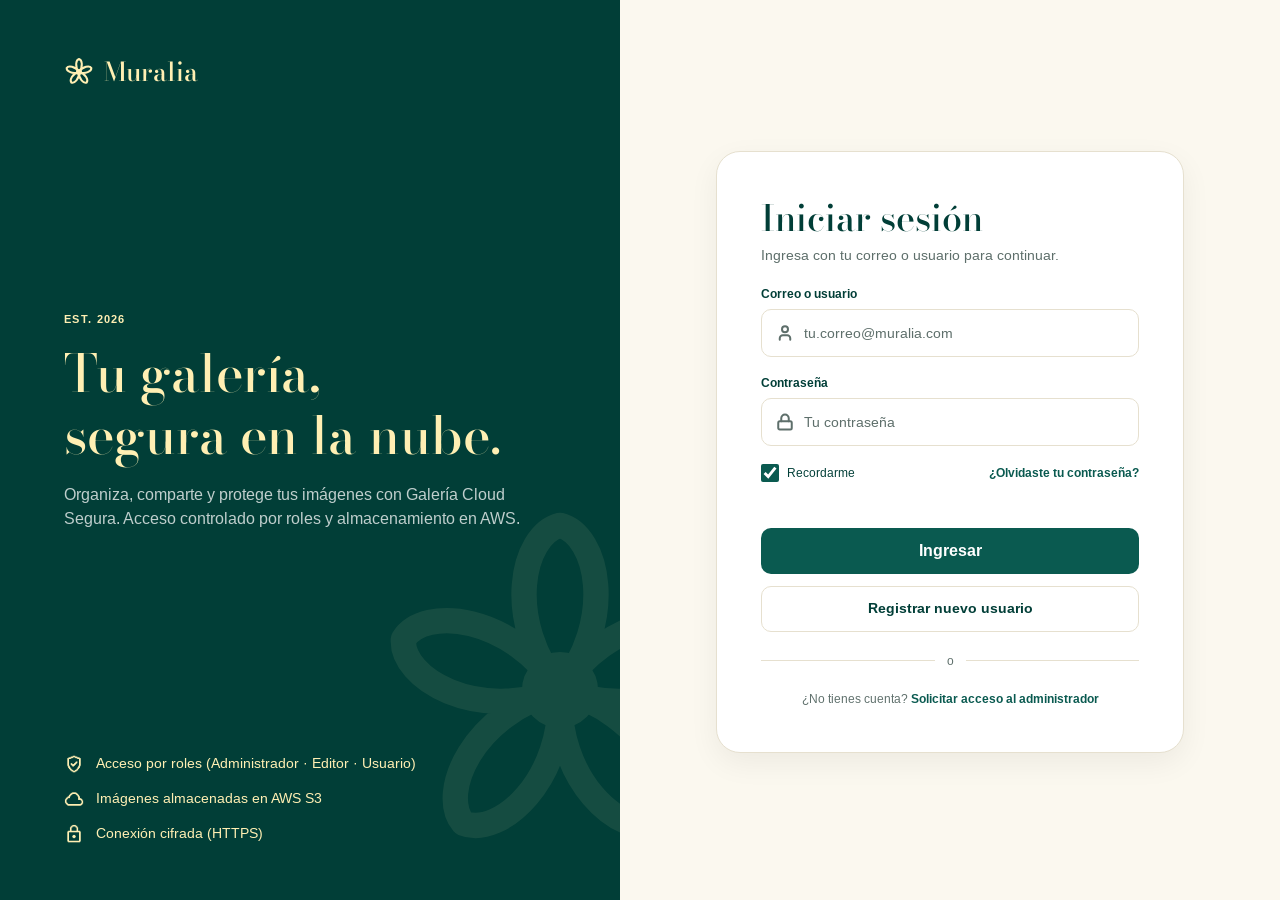
<file: 06-mis-imagenes/index.html>
<!doctype html>
<html lang="es">
  <head>
    <meta charset="UTF-8" />
    <meta name="viewport" content="width=device-width, initial-scale=1.0" />
    <title>Mis imágenes · Muralia</title>
    <link rel="preconnect" href="https://fonts.googleapis.com" />
    <link rel="preconnect" href="https://fonts.gstatic.com" crossorigin />
    <link
      href="https://fonts.googleapis.com/css2?family=Arimo:wght@400;700&family=Bodoni+Moda:opsz,wght@6..96,500&display=swap"
      rel="stylesheet"
    />
    <link rel="stylesheet" href="style.css" />
    <link rel="stylesheet" href="../comun.css">
  </head>
  <body>
    <div class="pagina">
      <aside class="barra-lateral solo-escritorio">
        <div class="logo">
          <img src="img/flor.svg" alt="" width="30" height="30" />
          <span class="logo-texto">Muralia</span>
        </div>
        <p class="logo-subtitulo">Galería Cloud Segura</p>

        <p class="menu-titulo">Menú</p>
        <nav class="menu">
          <a href="../02-galeria-principal/index.html" class="menu-item">
            <img src="img/galeria.svg" alt="" width="20" height="20" />
            Galería
          </a>
          <a href="index.html" class="menu-item activo">
            <img src="img/mis-imagenes.svg" alt="" width="20" height="20" />
            Mis imágenes
          </a>
          <a href="../07-favoritos/index.html" class="menu-item">
            <img src="img/favoritos.svg" alt="" width="20" height="20" />
            Favoritos
          </a>
          <a href="../09-guardados/index.html" class="menu-item">
            <img src="img/guardados.svg" alt="" width="20" height="20" />
            Guardados
          </a>
        </nav>

        <p class="menu-titulo menu-titulo-admin">Administración</p>
        <nav class="menu">
          <a href="../05-gestion-usuarios/index.html" class="menu-item">
            <img src="img/usuarios.svg" alt="" width="20" height="20" />
            Usuarios
          </a>
          <a href="../08-seguridad/index.html" class="menu-item">
            <img src="img/seguridad.svg" alt="" width="20" height="20" />
            Seguridad
          </a>
        </nav>

        <div class="usuario-actual">
          <span class="avatar avatar-verde">MC</span>
          <div class="usuario-actual-datos">
            <p class="usuario-actual-nombre">Mateo Cantos</p>
            <p class="usuario-actual-rol">Administrador</p>
          </div>
          <a href="../01-inicio-sesion/index.html" class="salir">
            <img
              src="img/salir.svg"
              alt="Cerrar sesión"
              width="20"
              height="20"
            />
          </a>
        </div>
      </aside>

      <main class="contenido">
        <header class="encabezado solo-escritorio">
          <div>
            <p class="sobretitulo">Tu colección</p>
            <h1 class="titulo">Mis imágenes</h1>
          </div>
          <div class="encabezado-botones">
            <a href="../02-galeria-principal/index.html#notificaciones" class="boton-redondo">
              <img src="img/campana.svg" alt="Notificaciones" width="20" height="20" />
            </a>
            <a href="../03-registro-imagen/index.html" class="boton boton-verde">
              <img src="img/subir-blanco.svg" alt="" width="18" height="18" />
              Subir imagen
            </a>
          </div>
        </header>

        <header class="encabezado-movil solo-movil">
          <div class="logo">
            <img src="img/flor-oscura.svg" alt="" width="26" height="26" />
            <span class="logo-texto">Muralia</span>
          </div>
          <div class="encabezado-botones">
            <a href="../02-galeria-principal/index.html#notificaciones" class="boton-transparente">
              <img src="img/campana.svg" alt="Notificaciones" width="20" height="20" />
            </a>
            <a href="../02-galeria-principal/index.html#cuenta" class="avatar avatar-verde avatar-pequeno">MC</a>
          </div>
        </header>

        <div class="solo-movil">
          <p class="sobretitulo">Tu colección</p>
          <h1 class="titulo">Mis imágenes</h1>
        </div>

        <p class="contador" id="contador">Cargando…</p>

        <section class="galeria" id="galeria"></section>
        <p class="mensaje-coleccion" id="mensaje"></p>
      </main>

      <nav class="barra-pestanas solo-movil">
        <a href="../02-galeria-principal/index.html" class="tab">
          <img src="img/tab-galeria.svg" alt="" width="22" height="22" />
          Galería
        </a>
        <a href="../02-galeria-principal/index.html" class="tab">
          <img src="img/tab-buscar.svg" alt="" width="22" height="22" />
          Buscar
        </a>
        <a href="../03-registro-imagen/index.html" class="tab-subir">
          <img
            src="img/tab-mas.svg"
            alt="Subir imagen"
            width="24"
            height="24"
          />
        </a>
        <a href="../07-favoritos/index.html" class="tab">
          <img src="img/tab-favoritos.svg" alt="" width="22" height="22" />
          Favoritos
        </a>
        <a href="../09-guardados/index.html" class="tab">
          <img src="img/tab-guardados.svg" alt="" width="22" height="22" />
          Guardados
        </a>
      </nav>
    </div>
    <script src="../api.js"></script>
    <script src="../coleccion.js"></script>
  </body>
</html>
</file>
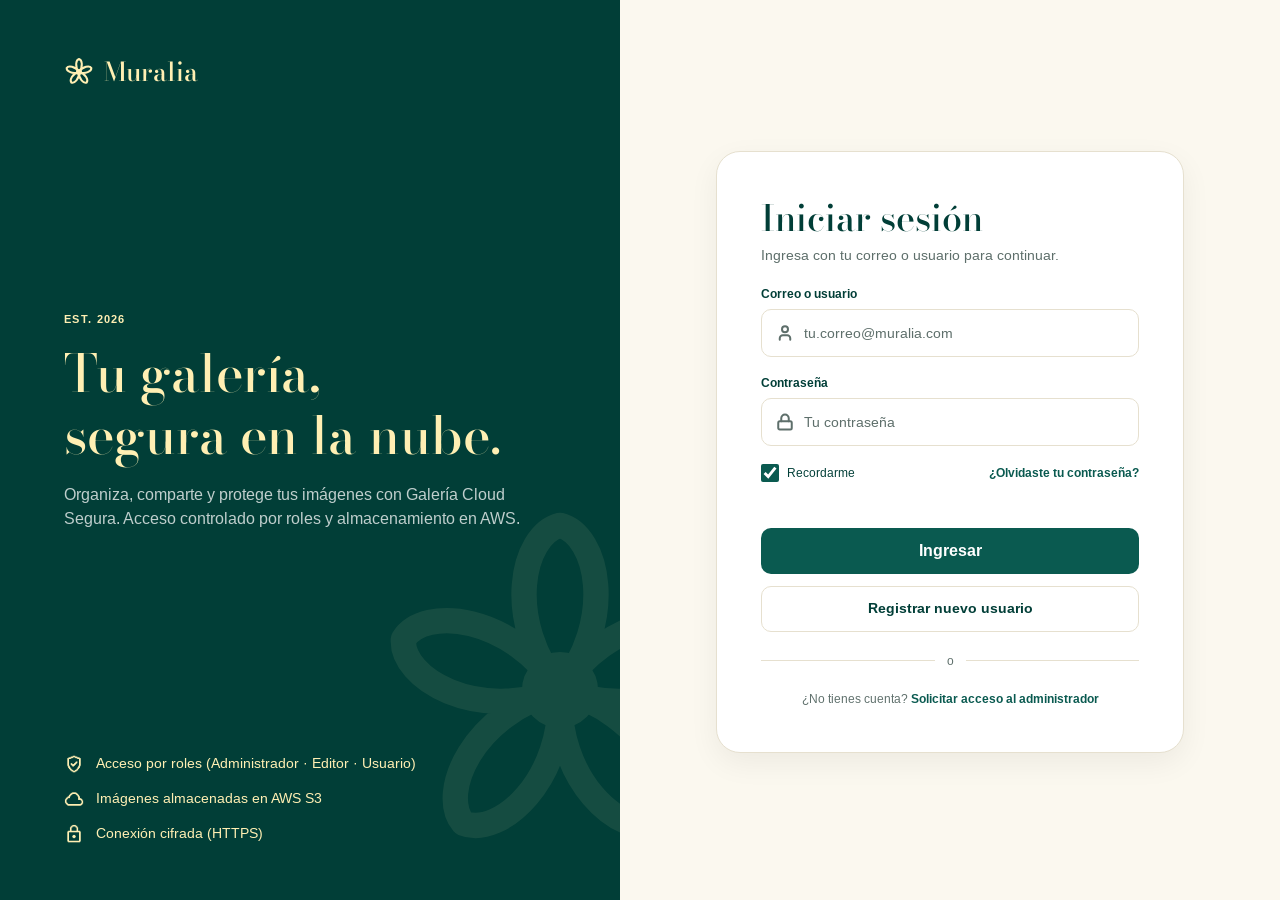
<file: 07-favoritos/index.html>
<!doctype html>
<html lang="es">
  <head>
    <meta charset="UTF-8" />
    <meta name="viewport" content="width=device-width, initial-scale=1.0" />
    <title>Favoritos · Muralia</title>
    <link rel="preconnect" href="https://fonts.googleapis.com" />
    <link rel="preconnect" href="https://fonts.gstatic.com" crossorigin />
    <link
      href="https://fonts.googleapis.com/css2?family=Arimo:wght@400;700&family=Bodoni+Moda:opsz,wght@6..96,500&display=swap"
      rel="stylesheet"
    />
    <link rel="stylesheet" href="style.css" />
    <link rel="stylesheet" href="../comun.css">
  </head>
  <body>
    <div class="pagina">
      <aside class="barra-lateral solo-escritorio">
        <div class="logo">
          <img src="img/flor.svg" alt="" width="30" height="30" />
          <span class="logo-texto">Muralia</span>
        </div>
        <p class="logo-subtitulo">Galería Cloud Segura</p>

        <p class="menu-titulo">Menú</p>
        <nav class="menu">
          <a href="../02-galeria-principal/index.html" class="menu-item">
            <img src="img/galeria.svg" alt="" width="20" height="20" />
            Galería
          </a>
          <a href="../06-mis-imagenes/index.html" class="menu-item">
            <img src="img/mis-imagenes.svg" alt="" width="20" height="20" />
            Mis imágenes
          </a>
          <a href="index.html" class="menu-item activo">
            <img src="img/favoritos.svg" alt="" width="20" height="20" />
            Favoritos
          </a>
          <a href="../09-guardados/index.html" class="menu-item">
            <img src="img/guardados.svg" alt="" width="20" height="20" />
            Guardados
          </a>
        </nav>

        <p class="menu-titulo menu-titulo-admin">Administración</p>
        <nav class="menu">
          <a href="../05-gestion-usuarios/index.html" class="menu-item">
            <img src="img/usuarios.svg" alt="" width="20" height="20" />
            Usuarios
          </a>
          <a href="../08-seguridad/index.html" class="menu-item">
            <img src="img/seguridad.svg" alt="" width="20" height="20" />
            Seguridad
          </a>
        </nav>

        <div class="usuario-actual">
          <span class="avatar avatar-verde">MC</span>
          <div class="usuario-actual-datos">
            <p class="usuario-actual-nombre">Mateo Cantos</p>
            <p class="usuario-actual-rol">Administrador</p>
          </div>
          <a href="../01-inicio-sesion/index.html" class="salir">
            <img
              src="img/salir.svg"
              alt="Cerrar sesión"
              width="20"
              height="20"
            />
          </a>
        </div>
      </aside>

      <main class="contenido">
        <header class="encabezado solo-escritorio">
          <div>
            <p class="sobretitulo">Te gustan</p>
            <h1 class="titulo">Favoritos</h1>
          </div>
          <div class="encabezado-botones">
            <a href="../02-galeria-principal/index.html#notificaciones" class="boton-redondo">
              <img src="img/campana.svg" alt="Notificaciones" width="20" height="20" />
            </a>
            <a href="../03-registro-imagen/index.html" class="boton boton-verde">
              <img src="img/subir-blanco.svg" alt="" width="18" height="18" />
              Subir imagen
            </a>
          </div>
        </header>

        <header class="encabezado-movil solo-movil">
          <div class="logo">
            <img src="img/flor-oscura.svg" alt="" width="26" height="26" />
            <span class="logo-texto">Muralia</span>
          </div>
          <div class="encabezado-botones">
            <a href="../02-galeria-principal/index.html#notificaciones" class="boton-transparente">
              <img src="img/campana.svg" alt="Notificaciones" width="20" height="20" />
            </a>
            <a href="../02-galeria-principal/index.html#cuenta" class="avatar avatar-verde avatar-pequeno">MC</a>
          </div>
        </header>

        <div class="solo-movil">
          <p class="sobretitulo">Te gustan</p>
          <h1 class="titulo">Favoritos</h1>
        </div>

        <p class="contador" id="contador">Cargando…</p>

        <section class="galeria" id="galeria"></section>
        <p class="mensaje-coleccion" id="mensaje"></p>
      </main>

      <nav class="barra-pestanas solo-movil">
        <a href="../02-galeria-principal/index.html" class="tab">
          <img src="img/tab-galeria.svg" alt="" width="22" height="22" />
          Galería
        </a>
        <a href="../02-galeria-principal/index.html" class="tab">
          <img src="img/tab-buscar.svg" alt="" width="22" height="22" />
          Buscar
        </a>
        <a href="../03-registro-imagen/index.html" class="tab-subir">
          <img
            src="img/tab-mas.svg"
            alt="Subir imagen"
            width="24"
            height="24"
          />
        </a>
        <a href="index.html" class="tab activa">
          <img src="img/tab-favoritos.svg" alt="" width="22" height="22" />
          Favoritos
        </a>
        <a href="../09-guardados/index.html" class="tab">
          <img src="img/tab-guardados.svg" alt="" width="22" height="22" />
          Guardados
        </a>
      </nav>
    </div>
    <script src="../api.js"></script>
    <script src="../coleccion.js"></script>
  </body>
</html>
</file>
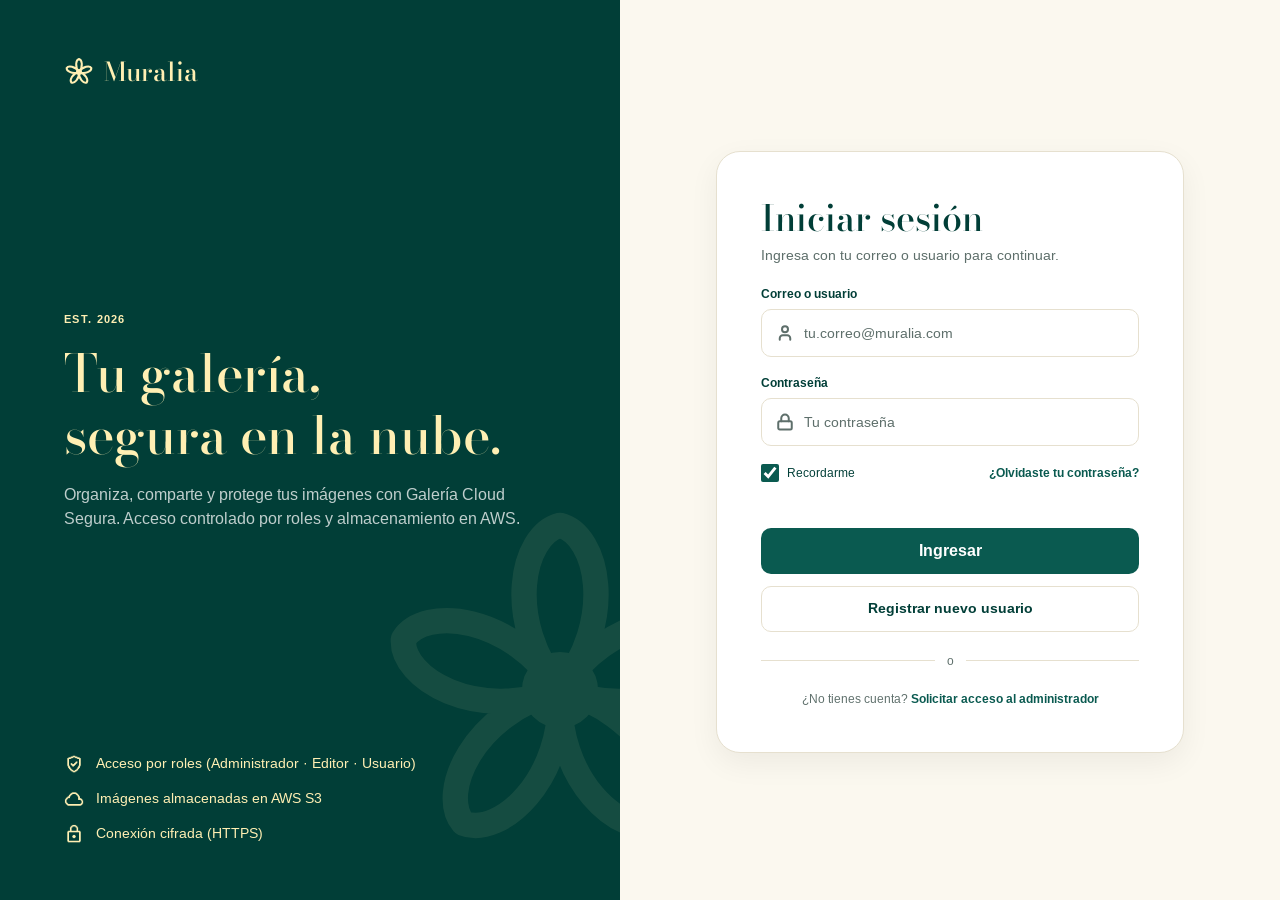
<file: 08-seguridad/index.html>
<!DOCTYPE html>
<html lang="es">
<head>
    <meta charset="UTF-8">
    <meta name="viewport" content="width=device-width, initial-scale=1.0">
    <title>Seguridad · Muralia</title>
    <link rel="preconnect" href="https://fonts.googleapis.com">
    <link rel="preconnect" href="https://fonts.gstatic.com" crossorigin>
    <link href="https://fonts.googleapis.com/css2?family=Arimo:wght@400;700&family=Bodoni+Moda:opsz,wght@6..96,500;6..96,600&display=swap" rel="stylesheet">
    <link rel="stylesheet" href="style.css">
    <link rel="stylesheet" href="../comun.css">
</head>
<body>
    <div class="pagina">

        <aside class="barra-lateral solo-escritorio">
            <div class="logo">
                <img src="img/flor.svg" alt="" width="30" height="30">
                <span class="logo-texto">Muralia</span>
            </div>
            <p class="logo-subtitulo">Galería Cloud Segura</p>

            <p class="menu-titulo">Menú</p>
            <nav class="menu">
                <a href="../02-galeria-principal/index.html" class="menu-item">
                    <img src="img/galeria.svg" alt="" width="20" height="20">
                    Galería
                </a>
                <a href="../06-mis-imagenes/index.html" class="menu-item">
                    <img src="img/mis-imagenes.svg" alt="" width="20" height="20">
                    Mis imágenes
                </a>
                <a href="../07-favoritos/index.html" class="menu-item">
                    <img src="img/favoritos.svg" alt="" width="20" height="20">
                    Favoritos
                </a>
                <a href="../09-guardados/index.html" class="menu-item">
                    <img src="img/guardados.svg" alt="" width="20" height="20">
                    Guardados
                </a>
            </nav>

            <p class="menu-titulo menu-titulo-admin">Administración</p>
            <nav class="menu">
                <a href="../05-gestion-usuarios/index.html" class="menu-item">
                    <img src="img/usuarios.svg" alt="" width="20" height="20">
                    Usuarios
                </a>
                <a href="index.html" class="menu-item activo">
                    <img src="img/seguridad.svg" alt="" width="20" height="20">
                    Seguridad
                </a>
            </nav>

            <div class="usuario-actual">
                <span class="avatar avatar-verde">MC</span>
                <div class="usuario-actual-datos">
                    <p class="usuario-actual-nombre">Mateo Cantos</p>
                    <p class="usuario-actual-rol">Administrador</p>
                </div>
                <a href="../01-inicio-sesion/index.html">
                    <img src="img/salir.svg" alt="Cerrar sesión" width="20" height="20">
                </a>
            </div>
        </aside>

        <main class="contenido">

            <header class="encabezado">
                <div>
                    <p class="sobretitulo solo-movil">Administración</p>
                    <h1 class="titulo">Seguridad</h1>
                    <p class="descripcion solo-escritorio">Revisa los roles de la plataforma y la actividad reciente.</p>
                </div>
            </header>

            <section class="resumen solo-escritorio">
                <div class="tarjeta">
                    <span class="tarjeta-icono">
                        <img src="img/escudo.svg" alt="" width="20" height="20">
                    </span>
                    <div>
                        <p class="tarjeta-numero">3</p>
                        <p class="tarjeta-texto">Administradores</p>
                    </div>
                </div>
                <div class="tarjeta">
                    <span class="tarjeta-icono">
                        <img src="img/check.svg" alt="" width="20" height="20">
                    </span>
                    <div>
                        <p class="tarjeta-numero">41</p>
                        <p class="tarjeta-texto">Cuentas activas</p>
                    </div>
                </div>
                <div class="tarjeta">
                    <span class="tarjeta-icono tarjeta-icono-vino">
                        <img src="img/bloquear-vino.svg" alt="" width="20" height="20">
                    </span>
                    <div>
                        <p class="tarjeta-numero">2</p>
                        <p class="tarjeta-texto">Cuentas suspendidas</p>
                    </div>
                </div>
            </section>

            <section class="tabla solo-escritorio">
                <h2 class="tabla-titulo">Roles y permisos</h2>
                <table>
                    <tr>
                        <th>Rol</th>
                        <th>Ver, descargar y guardar</th>
                        <th>Editar sus imágenes</th>
                        <th>Eliminar cualquier imagen</th>
                        <th>Gestionar usuarios</th>
                    </tr>
                    <tr>
                        <td><span class="insignia insignia-verde">Administrador</span></td>
                        <td><img src="img/check-fila.svg" alt="Sí" width="18" height="18"></td>
                        <td><img src="img/check-fila.svg" alt="Sí" width="18" height="18"></td>
                        <td><img src="img/check-fila.svg" alt="Sí" width="18" height="18"></td>
                        <td><img src="img/check-fila.svg" alt="Sí" width="18" height="18"></td>
                    </tr>
                    <tr>
                        <td><span class="insignia insignia-crema">Editor</span></td>
                        <td><img src="img/check-fila.svg" alt="Sí" width="18" height="18"></td>
                        <td><img src="img/check-fila.svg" alt="Sí" width="18" height="18"></td>
                        <td class="acceso">—</td>
                        <td class="acceso">—</td>
                    </tr>
                    <tr>
                        <td><span class="insignia insignia-gris">Usuario</span></td>
                        <td><img src="img/check-fila.svg" alt="Sí" width="18" height="18"></td>
                        <td class="acceso">—</td>
                        <td class="acceso">—</td>
                        <td class="acceso">—</td>
                    </tr>
                </table>
            </section>

            <section class="tabla solo-escritorio">
                <h2 class="tabla-titulo">Actividad reciente</h2>
                <table>
                    <tr>
                        <th>Usuario</th>
                        <th>Acción</th>
                        <th>Fecha</th>
                    </tr>
                    <tr>
                        <td>
                            <div class="persona">
                                <span class="avatar avatar-verde">MC</span>
                                <p class="persona-nombre">Mateo Cantos</p>
                            </div>
                        </td>
                        <td>Inició sesión</td>
                        <td class="acceso">Hoy, 10:24</td>
                    </tr>
                    <tr>
                        <td>
                            <div class="persona">
                                <span class="avatar avatar-verde-oscuro">PC</span>
                                <p class="persona-nombre">Pedro Carranza</p>
                            </div>
                        </td>
                        <td>Inició sesión</td>
                        <td class="acceso">Hoy, 09:10</td>
                    </tr>
                    <tr>
                        <td>
                            <div class="persona">
                                <span class="avatar avatar-vino">GT</span>
                                <p class="persona-nombre">Gabriel Terán</p>
                            </div>
                        </td>
                        <td>Inició sesión</td>
                        <td class="acceso">Ayer, 21:47</td>
                    </tr>
                    <tr>
                        <td>
                            <div class="persona">
                                <span class="avatar avatar-verde">AV</span>
                                <p class="persona-nombre">Andrés Vega</p>
                            </div>
                        </td>
                        <td>Cuenta suspendida</td>
                        <td class="acceso">14/09/2026</td>
                    </tr>
                </table>
            </section>

            <section class="lista solo-movil">
                <h2 class="sobretitulo">Roles y permisos</h2>
                <div class="usuario">
                    <div class="usuario-datos">
                        <span class="insignia insignia-gris">Usuario</span>
                        <p class="persona-correo">Ver, descargar y guardar</p>
                    </div>
                </div>
                <div class="usuario">
                    <div class="usuario-datos">
                        <span class="insignia insignia-crema">Editor</span>
                        <p class="persona-correo">Además, editar sus propias imágenes</p>
                    </div>
                </div>
                <div class="usuario">
                    <div class="usuario-datos">
                        <span class="insignia insignia-verde">Administrador</span>
                        <p class="persona-correo">Además, eliminar cualquier imagen y gestionar usuarios</p>
                    </div>
                </div>

                <h2 class="sobretitulo">Actividad reciente</h2>
                <div class="usuario">
                    <span class="avatar avatar-verde">MC</span>
                    <div class="usuario-datos">
                        <p class="persona-nombre">Mateo Cantos</p>
                        <p class="persona-correo">Inició sesión · Hoy, 10:24</p>
                    </div>
                </div>
                <div class="usuario">
                    <span class="avatar avatar-verde-oscuro">PC</span>
                    <div class="usuario-datos">
                        <p class="persona-nombre">Pedro Carranza</p>
                        <p class="persona-correo">Inició sesión · Hoy, 09:10</p>
                    </div>
                </div>
                <div class="usuario">
                    <span class="avatar avatar-vino">GT</span>
                    <div class="usuario-datos">
                        <p class="persona-nombre">Gabriel Terán</p>
                        <p class="persona-correo">Inició sesión · Ayer, 21:47</p>
                    </div>
                </div>
                <div class="usuario">
                    <span class="avatar avatar-verde">AV</span>
                    <div class="usuario-datos">
                        <p class="persona-nombre">Andrés Vega</p>
                        <p class="persona-correo">Cuenta suspendida · 14/09/2026</p>
                    </div>
                </div>
            </section>
        </main>

        <nav class="barra-pestanas solo-movil">
            <a href="../02-galeria-principal/index.html" class="tab">
                <img src="img/tab-galeria.svg" alt="" width="22" height="22">
                Galería
            </a>
            <a href="../02-galeria-principal/index.html" class="tab">
                <img src="img/tab-buscar.svg" alt="" width="22" height="22">
                Buscar
            </a>
            <a href="../03-registro-imagen/index.html" class="tab-subir">
                <img src="img/tab-mas.svg" alt="Subir imagen" width="24" height="24">
            </a>
            <a href="../07-favoritos/index.html" class="tab">
                <img src="img/tab-favoritos.svg" alt="" width="22" height="22">
                Favoritos
            </a>
            <a href="../09-guardados/index.html" class="tab">
                <img src="img/tab-guardados.svg" alt="" width="22" height="22">
                Guardados
            </a>
        </nav>
    </div>
  <script src="../api.js"></script>
</body>
</html>
</file>
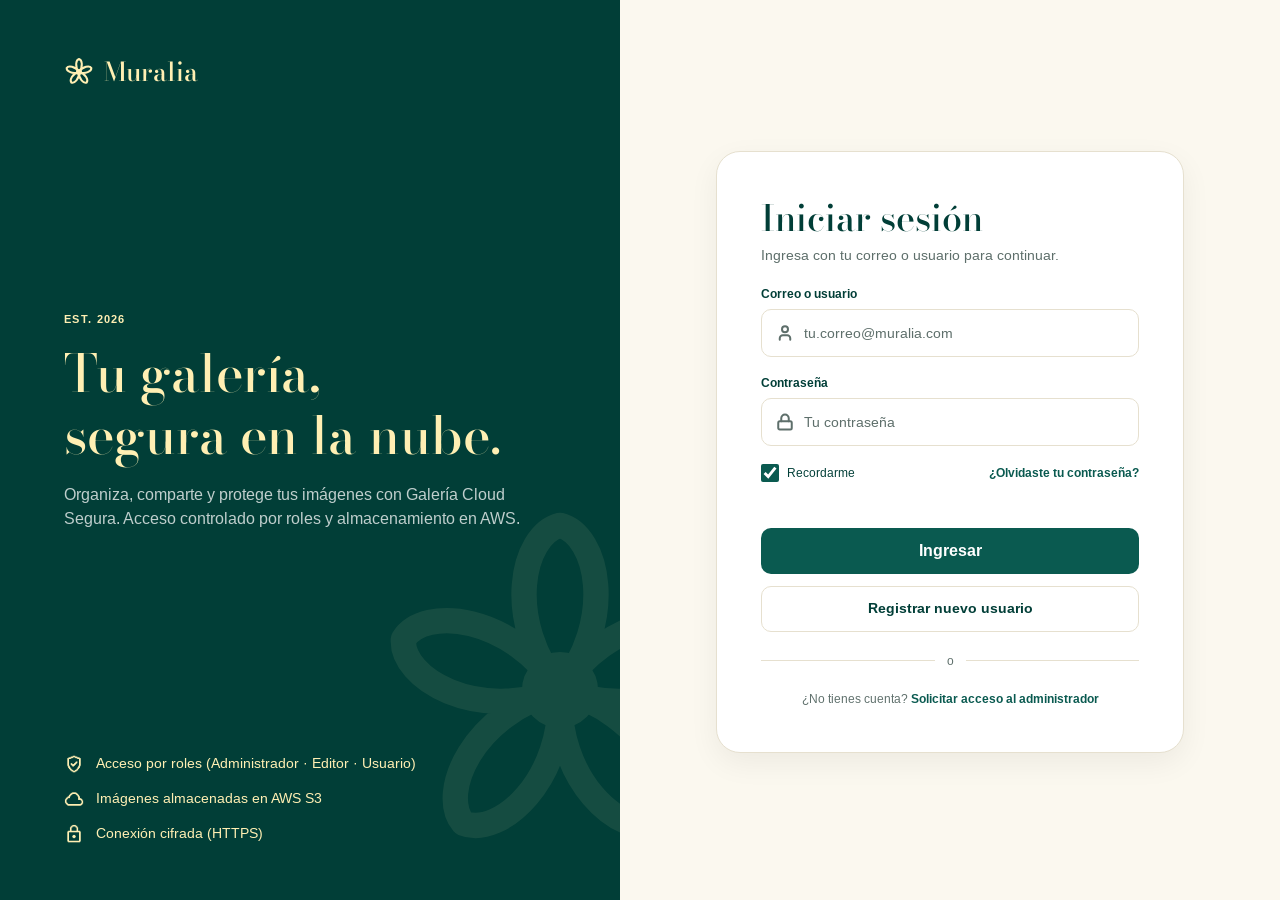
<file: 09-guardados/index.html>
<!doctype html>
<html lang="es">
  <head>
    <meta charset="UTF-8" />
    <meta name="viewport" content="width=device-width, initial-scale=1.0" />
    <title>Guardados · Muralia</title>
    <link rel="preconnect" href="https://fonts.googleapis.com" />
    <link rel="preconnect" href="https://fonts.gstatic.com" crossorigin />
    <link
      href="https://fonts.googleapis.com/css2?family=Arimo:wght@400;700&family=Bodoni+Moda:opsz,wght@6..96,500&display=swap"
      rel="stylesheet"
    />
    <link rel="stylesheet" href="style.css" />
    <link rel="stylesheet" href="../comun.css">
  </head>
  <body>
    <div class="pagina">
      <aside class="barra-lateral solo-escritorio">
        <div class="logo">
          <img src="img/flor.svg" alt="" width="30" height="30" />
          <span class="logo-texto">Muralia</span>
        </div>
        <p class="logo-subtitulo">Galería Cloud Segura</p>

        <p class="menu-titulo">Menú</p>
        <nav class="menu">
          <a href="../02-galeria-principal/index.html" class="menu-item">
            <img src="img/galeria.svg" alt="" width="20" height="20" />
            Galería
          </a>
          <a href="../06-mis-imagenes/index.html" class="menu-item">
            <img src="img/mis-imagenes.svg" alt="" width="20" height="20" />
            Mis imágenes
          </a>
          <a href="../07-favoritos/index.html" class="menu-item">
            <img src="img/favoritos.svg" alt="" width="20" height="20" />
            Favoritos
          </a>
          <a href="index.html" class="menu-item activo">
            <img src="img/guardados.svg" alt="" width="20" height="20" />
            Guardados
          </a>
        </nav>

        <p class="menu-titulo menu-titulo-admin">Administración</p>
        <nav class="menu">
          <a href="../05-gestion-usuarios/index.html" class="menu-item">
            <img src="img/usuarios.svg" alt="" width="20" height="20" />
            Usuarios
          </a>
          <a href="../08-seguridad/index.html" class="menu-item">
            <img src="img/seguridad.svg" alt="" width="20" height="20" />
            Seguridad
          </a>
        </nav>

        <div class="usuario-actual">
          <span class="avatar avatar-verde">MC</span>
          <div class="usuario-actual-datos">
            <p class="usuario-actual-nombre">Mateo Cantos</p>
            <p class="usuario-actual-rol">Administrador</p>
          </div>
          <a href="../01-inicio-sesion/index.html" class="salir">
            <img
              src="img/salir.svg"
              alt="Cerrar sesión"
              width="20"
              height="20"
            />
          </a>
        </div>
      </aside>

      <main class="contenido">
        <header class="encabezado solo-escritorio">
          <div>
            <p class="sobretitulo">Tu colección guardada</p>
            <h1 class="titulo">Guardados</h1>
          </div>
          <div class="encabezado-botones">
            <a href="../02-galeria-principal/index.html#notificaciones" class="boton-redondo">
              <img src="img/campana.svg" alt="Notificaciones" width="20" height="20" />
            </a>
            <a href="../03-registro-imagen/index.html" class="boton boton-verde">
              <img src="img/subir-blanco.svg" alt="" width="18" height="18" />
              Subir imagen
            </a>
          </div>
        </header>

        <header class="encabezado-movil solo-movil">
          <div class="logo">
            <img src="img/flor-oscura.svg" alt="" width="26" height="26" />
            <span class="logo-texto">Muralia</span>
          </div>
          <div class="encabezado-botones">
            <a href="../02-galeria-principal/index.html#notificaciones" class="boton-transparente">
              <img src="img/campana.svg" alt="Notificaciones" width="20" height="20" />
            </a>
            <a href="../02-galeria-principal/index.html#cuenta" class="avatar avatar-verde avatar-pequeno">MC</a>
          </div>
        </header>

        <div class="solo-movil">
          <p class="sobretitulo">Tu colección guardada</p>
          <h1 class="titulo">Guardados</h1>
        </div>

        <p class="contador" id="contador">Cargando…</p>

        <section class="galeria" id="galeria"></section>
        <p class="mensaje-coleccion" id="mensaje"></p>
      </main>

      <nav class="barra-pestanas solo-movil">
        <a href="../02-galeria-principal/index.html" class="tab">
          <img src="img/tab-galeria.svg" alt="" width="22" height="22" />
          Galería
        </a>
        <a href="../02-galeria-principal/index.html" class="tab">
          <img src="img/tab-buscar.svg" alt="" width="22" height="22" />
          Buscar
        </a>
        <a href="../03-registro-imagen/index.html" class="tab-subir">
          <img
            src="img/tab-mas.svg"
            alt="Subir imagen"
            width="24"
            height="24"
          />
        </a>
        <a href="../07-favoritos/index.html" class="tab">
          <img src="img/tab-favoritos.svg" alt="" width="22" height="22" />
          Favoritos
        </a>
        <a href="index.html" class="tab activa">
          <img src="img/tab-guardados.svg" alt="" width="22" height="22" />
          Guardados
        </a>
      </nav>
    </div>
    <script src="../api.js"></script>
    <script src="../coleccion.js"></script>
  </body>
</html>
</file>
<file: 01-inicio-sesion/style.css>
* {
    margin: 0;
    padding: 0;
    box-sizing: border-box;
}

body {
    font-family: "Arimo", sans-serif;
    font-size: 14px;
    line-height: 1.5;
    background-color: #013e37;
    color: #013e37;
}

.solo-grande {
    display: none;
}

.contenedor {
    width: 100%;
    min-height: 100vh;
    display: flex;
    flex-direction: column;
}

.presentacion {
    background-color: #013e37;
    color: #ffefb3;
    padding: 28px 28px 56px;
    display: flex;
    flex-direction: column;
    gap: 16px;
    position: relative;
    overflow: hidden;
}

.logo {
    display: flex;
    align-items: center;
    gap: 10px;
}

.logo img {
    width: 30px;
    height: 30px;
}

.logo span {
    font-family: "Bodoni Moda", serif;
    font-size: 26px;
    font-weight: 500;
    line-height: 1.25;
}

.etiqueta {
    display: none;
}

.presentacion h1 {
    font-family: "Bodoni Moda", serif;
    font-size: 36px;
    font-weight: 500;
    line-height: 1.2;
}

.descripcion {
    color: rgba(255, 255, 255, 0.75);
    margin-top: 16px;
}

.caracteristicas {
    display: none;
}

.caracteristicas p {
    display: flex;
    align-items: center;
    gap: 12px;
    color: #ffefb3;
}

.caracteristicas img {
    width: 20px;
    height: 20px;
}

.zona-login {
    flex: 1;
    background-color: #fbf8ef;
    border-radius: 28px 28px 0 0;
    margin-top: -28px;
    padding: 32px 24px;
    display: flex;
    flex-direction: column;
    position: relative;
    z-index: 1;
}

.tarjeta-login {
    width: 100%;
    max-width: 480px;
    margin: 0 auto;
}

.tarjeta-login h2 {
    font-family: "Bodoni Moda", serif;
    font-size: 26px;
    font-weight: 500;
    line-height: 1.25;
    margin-bottom: 18px;
}

.subtitulo {
    display: none;
}

.campo {
    margin-bottom: 18px;
}

.campo label {
    display: block;
    font-size: 12px;
    font-weight: bold;
    line-height: 1.4;
    margin-bottom: 6px;
}

.entrada {
    display: flex;
    align-items: center;
    gap: 10px;
    height: 48px;
    padding: 0 14px;
    background-color: #ffffff;
    border: 1px solid #e6e0cf;
    border-radius: 10px;
}

.entrada:focus-within {
    border: 2px solid #0a5a50;
}

.entrada img {
    width: 18px;
    height: 18px;
}

.entrada input {
    flex: 1;
    min-width: 0;
    height: 100%;
    border: none;
    outline: none;
    background-color: transparent;
    font-family: inherit;
    font-size: 14px;
    color: #013e37;
}

.entrada input::placeholder {
    color: #5e6f6b;
}

.opciones {
    display: flex;
    justify-content: space-between;
    align-items: center;
    gap: 12px;
    font-size: 12px;
    margin-bottom: 18px;
}

.recordar {
    display: flex;
    align-items: center;
    gap: 8px;
    cursor: pointer;
}

.recordar input {
    width: 18px;
    height: 18px;
    accent-color: #0a5a50;
    cursor: pointer;
}

.opciones a,
.solicitud a {
    color: #0a5a50;
    font-weight: bold;
    text-decoration: none;
}

.opciones a:hover,
.solicitud a:hover {
    text-decoration: underline;
}

.boton-ingresar,
.boton-secundario {
    display: flex;
    align-items: center;
    justify-content: center;
    width: 100%;
    height: 46px;
    border-radius: 10px;
    font-weight: bold;
    text-decoration: none;
}

.boton-ingresar {
    background-color: #0a5a50;
    color: #ffffff;
}

button.boton-ingresar {
    border: none;
    font-family: inherit;
    font-size: 16px;
    cursor: pointer;
}

button.boton-ingresar:disabled {
    opacity: 0.6;
    cursor: wait;
}

.boton-registro {
    margin-top: 12px;
}

.mensaje-form {
    min-height: 18px;
    margin-bottom: 10px;
    font-size: 13px;
    color: #963f38;
}

.mensaje-form.exito {
    color: #0a5a50;
}

.ventana-caja {
    max-height: calc(100vh - 40px);
    overflow-y: auto;
}

.boton-ingresar:hover {
    background-color: #013e37;
}

.boton-secundario {
    background-color: #ffffff;
    border: 1px solid #e6e0cf;
    color: #013e37;
}

.separador,
.solicitud {
    display: none;
}

.separador {
    align-items: center;
    gap: 12px;
    margin: 20px 0;
    color: #5e6f6b;
    font-size: 12px;
}

.separador span {
    flex: 1;
    height: 1px;
    background-color: #e6e0cf;
}

.solicitud {
    text-align: center;
    font-size: 12px;
    color: #5e6f6b;
}

.ventana {
    display: none;
    position: fixed;
    inset: 0;
    z-index: 20;
    align-items: center;
    justify-content: center;
    padding: 20px;
    background-color: rgba(1, 62, 55, 0.55);
}

.ventana:target {
    display: flex;
}

.ventana-caja {
    width: 100%;
    max-width: 420px;
    padding: 28px;
    background-color: #ffffff;
    border-radius: 20px;
}

.ventana-caja h2 {
    font-family: "Bodoni Moda", serif;
    font-size: 26px;
    font-weight: 500;
    line-height: 1.25;
    margin-bottom: 8px;
}

.ventana-caja > p {
    margin-bottom: 18px;
    color: #5e6f6b;
}

.ventana-botones {
    display: flex;
    gap: 12px;
}

@media (min-width: 768px) {
    .solo-movil {
        display: none;
    }

    .solo-grande {
        display: block;
    }

    .presentacion {
        padding: 40px 48px 70px;
        gap: 32px;
    }

    .etiqueta {
        display: block;
        font-size: 11px;
        font-weight: bold;
        letter-spacing: 1.3px;
        margin-bottom: 14px;
    }

    .presentacion h1 {
        font-size: 52px;
    }

    .descripcion {
        font-size: 16px;
        max-width: 480px;
    }

    .caracteristicas {
        display: flex;
        flex-wrap: wrap;
        gap: 14px 34px;
    }

    .zona-login {
        padding: 44px 48px 40px;
    }

    .tarjeta-login {
        max-width: 468px;
        background-color: #ffffff;
        padding: 44px;
        border: 1px solid #e6e0cf;
        border-radius: 24px;
        box-shadow: 0 10px 30px rgba(0, 0, 0, 0.06);
    }

    .tarjeta-login h2 {
        font-size: 36px;
        line-height: 1.2;
        margin-bottom: 6px;
    }

    .subtitulo {
        display: block;
        color: #5e6f6b;
        margin-bottom: 20px;
    }

    .separador {
        display: flex;
    }

    .solicitud {
        display: block;
    }

    .presentacion::after {
        content: "";
        position: absolute;
        width: 380px;
        height: 380px;
        right: -130px;
        bottom: 20px;
        background-image: url("assets/flor.svg");
        background-size: contain;
        background-repeat: no-repeat;
        opacity: 0.08;
        pointer-events: none;
    }
}

@media (min-width: 1024px) {
    .contenedor {
        flex-direction: row;
    }

    .presentacion {
        flex-shrink: 0;
        width: 620px;
        min-height: 100vh;
        padding: 56px 64px;
        justify-content: space-between;
        gap: 0;
    }

    .caracteristicas {
        flex-direction: column;
        gap: 14px;
    }

    .zona-login {
        min-height: 100vh;
        margin-top: 0;
        border-radius: 0;
        justify-content: center;
    }
}

/* ---------- Registro: nombre y apellido en una fila, requisitos de la contraseña ---------- */
#form-registro {
    max-height: calc(100vh - 40px);
    overflow-x: hidden;
    overflow-y: auto;
}

.fila-campos {
    display: grid;
    grid-template-columns: repeat(2, minmax(0, 1fr));
    gap: 12px;
}

.fila-campos .campo {
    min-width: 0;
}

.requisitos {
    display: flex;
    flex-direction: column;
    gap: 4px;
    margin-top: 10px;
    padding: 0;
    list-style: none;
    font-size: 12px;
    color: #5e6f6b;
}

.requisitos li {
    display: flex;
    align-items: center;
    gap: 8px;
    transition: color 0.2s;
}

.requisitos li::before {
    content: "";
    flex-shrink: 0;
    width: 14px;
    height: 14px;
    border: 1.5px solid #c9c2ad;
    border-radius: 50%;
    transition: all 0.2s;
}

.requisitos li.cumple {
    color: #0a5a50;
    font-weight: bold;
}

.requisitos li.cumple::before {
    border-color: #0a5a50;
    background: #0a5a50 url("data:image/svg+xml,%3Csvg xmlns='http://www.w3.org/2000/svg' viewBox='0 0 12 12'%3E%3Cpath d='M2.5 6.2l2.3 2.3 4.7-4.9' fill='none' stroke='white' stroke-width='1.8' stroke-linecap='round' stroke-linejoin='round'/%3E%3C/svg%3E") center / 10px no-repeat;
}

@media (max-width: 480px) {
    .fila-campos {
        grid-template-columns: 1fr;
        gap: 0;
    }
}
</file>
<file: comun.css>
/* Componentes compartidos por las pantallas de Muralia (se carga después del style.css de cada pantalla) */
:root {
    --m-verde-oscuro: #013E37;
    --m-verde: #0A5A50;
    --m-crema: #FFEFB3;
    --m-vino: #963F38;
    --m-rojo: #D93B3B;
    --m-borde: #E6E0CF;
    --m-fondo: #FBF8EF;
    --m-gris: #5E6F6B;
}

/* ---------- Ventanas: X para cerrar ---------- */
.ventana-caja {
    position: relative;
}

.ventana-caja h2 {
    padding-right: 36px;
}

.ventana-x {
    position: absolute;
    top: 14px;
    right: 14px;
    display: flex;
    align-items: center;
    justify-content: center;
    width: 34px;
    height: 34px;
    border: none;
    border-radius: 50%;
    background: transparent;
    color: var(--m-gris);
    font-family: inherit;
    font-size: 24px;
    line-height: 1;
    cursor: pointer;
}

.ventana-x:hover {
    background: var(--m-fondo);
    color: var(--m-verde-oscuro);
}

/* ---------- Me gusta ---------- */
.boton-me-gusta {
    display: inline-flex;
    align-items: center;
    gap: 5px;
    padding: 4px 8px;
    border: none;
    border-radius: 999px;
    background: transparent;
    color: var(--m-gris);
    font-family: inherit;
    font-size: 12px;
    font-weight: 700;
    cursor: pointer;
}

.boton-me-gusta:hover {
    background: #F8ECEA;
    color: var(--m-rojo);
}

.boton-me-gusta svg {
    width: 16px;
    height: 16px;
    fill: none;
    stroke: currentColor;
    stroke-width: 2;
    stroke-linejoin: round;
}

.boton-me-gusta.activo {
    color: var(--m-rojo);
}

.boton-me-gusta.activo svg {
    fill: var(--m-rojo);
}

.boton-me-gusta.latido svg {
    animation: m-latido 0.35s ease;
}

.boton-me-gusta.con-texto {
    padding: 6px 10px;
    margin-left: -10px;
    font-size: 13px;
    font-weight: 400;
}

.boton-me-gusta.boton-icono {
    padding: 0;
    margin: 0;
}

@keyframes m-latido {
    50% { transform: scale(1.35); }
}

/* ---------- Detalle: descargar y guardada ---------- */
.boton-descargar {
    background: var(--m-verde-oscuro);
    color: var(--m-crema);
}

.boton-descargar img {
    filter: brightness(0) saturate(100%) invert(93%) sepia(25%) saturate(704%) hue-rotate(337deg);
}

button.boton-icono {
    cursor: pointer;
    font: inherit;
}

.boton-guardada,
.boton-icono.boton-guardada {
    background: var(--m-verde) !important;
    border-color: var(--m-verde) !important;
    color: white !important;
}

.boton-guardada img {
    filter: brightness(0) invert(1);
}

.solo-autor {
    display: none !important;
}

.es-autor .solo-autor {
    display: flex !important;
}

/* ---------- Notificaciones ---------- */
.con-insignia {
    position: relative;
}

.insignia-notificaciones {
    position: absolute;
    top: -5px;
    right: -5px;
    min-width: 20px;
    height: 20px;
    padding: 0 5px;
    border: 2px solid var(--m-fondo);
    border-radius: 999px;
    background: var(--m-vino);
    color: white;
    font-size: 10px;
    font-weight: 700;
    line-height: 16px;
    text-align: center;
}

.lista-notificaciones {
    display: flex;
    flex-direction: column;
    gap: 2px;
    max-height: 320px;
    margin: 0 -8px;
    overflow-y: auto;
}

.notificacion {
    display: flex;
    align-items: center;
    gap: 10px;
    padding: 8px;
    border-radius: 12px;
    color: var(--m-verde-oscuro);
}

.notificacion:hover {
    background: var(--m-fondo);
}

.notificacion .avatar {
    flex-shrink: 0;
    width: 32px;
    height: 32px;
    font-size: 11px;
}

.notificacion-texto {
    font-size: 13px;
    line-height: 1.35;
}

.notificacion-fecha {
    display: block;
    font-size: 11px;
    color: var(--m-gris);
}

.notificaciones-vacio {
    padding: 12px 0;
    color: var(--m-gris);
}

.boton[disabled] {
    opacity: 0.5;
    cursor: default;
}

/* ---------- Desplegables de filtros y orden ---------- */
.desplegable {
    position: relative;
}

.panel-desplegable {
    position: absolute;
    top: calc(100% + 8px);
    right: 0;
    z-index: 15;
    display: flex;
    flex-direction: column;
    gap: 16px;
    width: 320px;
    padding: 18px;
    background: white;
    border: 1px solid var(--m-borde);
    border-radius: 16px;
    box-shadow: 0 14px 34px rgba(1, 62, 55, 0.16);
}

.panel-desplegable[hidden] {
    display: none;
}

.panel-orden {
    gap: 2px;
    width: 220px;
    padding: 8px;
}

.panel-titulo {
    margin-bottom: 8px;
    font-size: 11px;
    font-weight: 700;
    letter-spacing: 0.08em;
    text-transform: uppercase;
    color: var(--m-gris);
}

.panel-opciones {
    display: flex;
    flex-wrap: wrap;
    gap: 6px;
}

.opcion {
    padding: 6px 12px;
    border: 1px solid var(--m-borde);
    border-radius: 999px;
    background: white;
    color: var(--m-verde-oscuro);
    font-family: inherit;
    font-size: 12px;
    cursor: pointer;
}

.opcion:hover {
    border-color: var(--m-verde);
}

.opcion.activa {
    background: var(--m-verde-oscuro);
    border-color: var(--m-verde-oscuro);
    color: var(--m-crema);
}

.panel-desplegable select {
    width: 100%;
    height: 38px;
    padding: 0 10px;
    border: 1px solid var(--m-borde);
    border-radius: 10px;
    background: var(--m-fondo);
    color: var(--m-verde-oscuro);
    font-family: inherit;
    font-size: 13px;
}

.casilla {
    display: flex;
    align-items: center;
    gap: 8px;
    margin-top: 6px;
    font-size: 13px;
    cursor: pointer;
}

.casilla input {
    accent-color: var(--m-verde);
}

.panel-pie {
    display: flex;
    align-items: center;
    justify-content: space-between;
    gap: 10px;
    padding-top: 14px;
    border-top: 1px solid var(--m-borde);
}

.enlace-limpiar {
    border: none;
    background: none;
    color: var(--m-vino);
    font-family: inherit;
    font-size: 13px;
    font-weight: 700;
    cursor: pointer;
}

.opcion-orden {
    padding: 9px 12px;
    border: none;
    border-radius: 10px;
    background: none;
    color: var(--m-verde-oscuro);
    font-family: inherit;
    font-size: 13px;
    text-align: left;
    cursor: pointer;
}

.opcion-orden:hover {
    background: var(--m-fondo);
}

.opcion-orden.activa {
    background: var(--m-crema);
    font-weight: 700;
}

.cuenta-filtros {
    min-width: 18px;
    height: 18px;
    padding: 0 5px;
    border-radius: 999px;
    background: var(--m-verde-oscuro);
    color: var(--m-crema);
    font-size: 10px;
    font-weight: 700;
    line-height: 18px;
    text-align: center;
}

.mensaje-coleccion {
    margin-top: 16px;
    color: var(--m-gris);
}

@media (max-width: 768px) {
    .panel-desplegable {
        position: fixed;
        top: auto;
        right: 16px;
        bottom: 96px;
        left: 16px;
        width: auto;
        max-height: 70vh;
        overflow-y: auto;
    }
}
</file>
<file: 02-galeria-principal/style.css>
* {
    margin: 0;
    padding: 0;
    box-sizing: border-box;
}

body {
    background-color: #FBF8EF;
    font-family: "Arimo", sans-serif;
    font-size: 14px;
    line-height: 1.5;
    color: #013E37;
}

a {
    color: inherit;
    text-decoration: none;
}

button {
    font-family: "Arimo", sans-serif;
    font-size: 14px;
    color: #013E37;
    cursor: pointer;
}

img {
    display: block;
}

.avatar {
    display: flex;
    align-items: center;
    justify-content: center;
    flex-shrink: 0;
    width: 40px;
    height: 40px;
    border-radius: 50%;
    font-weight: bold;
    color: #FFEFB3;
}

.avatar-verde {
    background-color: #0A5A50;
}

.avatar-verde-oscuro {
    background-color: #013E37;
}

.avatar-vino {
    background-color: #963F38;
}

.insignia {
    display: flex;
    align-items: center;
    gap: 6px;
    padding: 4px 10px;
    border-radius: 999px;
    font-size: 12px;
    font-weight: bold;
    line-height: 1.4;
}

.insignia-crema {
    background-color: #FFEFB3;
}

.boton {
    display: flex;
    align-items: center;
    justify-content: center;
    gap: 8px;
    padding: 12px 20px;
    border: none;
    border-radius: 10px;
    font-weight: bold;
    white-space: nowrap;
}

.boton-verde {
    background-color: #0A5A50;
    color: white;
}

.boton-blanco {
    background-color: white;
    border: 1px solid #E6E0CF;
}

.boton-icono {
    display: flex;
    align-items: center;
    justify-content: center;
    flex-shrink: 0;
    width: 44px;
    height: 44px;
    background-color: white;
    border: 1px solid #E6E0CF;
    border-radius: 12px;
}

.boton-redondo {
    display: flex;
    align-items: center;
    justify-content: center;
    width: 44px;
    height: 44px;
    background-color: white;
    border: 1px solid #E6E0CF;
    border-radius: 50%;
}

.boton-transparente {
    background-color: transparent;
    border: none;
}

.boton:hover,
.boton-icono:hover,
.boton-redondo:hover {
    opacity: 0.85;
}

.boton:focus,
.boton-icono:focus,
.boton-redondo:focus {
    outline: 2px solid #0A5A50;
}

.logo {
    display: flex;
    align-items: center;
    gap: 10px;
}

.logo-texto {
    font-family: "Bodoni Moda", serif;
}

.titulo {
    font-family: "Bodoni Moda", serif;
    font-size: 36px;
    font-weight: 500;
    line-height: 1.2;
}

.sobretitulo {
    margin-bottom: 5px;
    font-size: 11px;
    font-weight: bold;
    letter-spacing: 1.3px;
    text-transform: uppercase;
    color: #0A5A50;
}

.encabezado-botones {
    display: flex;
    align-items: center;
    gap: 12px;
}

.herramientas {
    display: flex;
    gap: 12px;
}

.buscador {
    position: relative;
    flex: 1;
}

.buscador img {
    position: absolute;
    top: 14px;
    left: 14px;
}

.buscador input {
    width: 100%;
    height: 46px;
    padding: 0 14px 0 42px;
    background-color: white;
    border: 1px solid #E6E0CF;
    border-radius: 12px;
    font-family: "Arimo", sans-serif;
    font-size: 14px;
    color: #013E37;
}

.buscador input:focus {
    outline: none;
    border: 2px solid #0A5A50;
}

.categorias {
    display: flex;
    align-items: center;
    justify-content: space-between;
    gap: 16px;
}

.chips {
    display: flex;
    gap: 8px;
    scrollbar-width: none;
}

.chip {
    padding: 7px 16px;
    font-family: "Arimo", sans-serif;
    color: #013E37;
    cursor: pointer;
    background-color: white;
    border: 1px solid #E6E0CF;
    border-radius: 999px;
    font-size: 12px;
    font-weight: bold;
    white-space: nowrap;
}

.chip:hover {
    border-color: #0A5A50;
}

.chip.activa {
    background-color: #013E37;
    border-color: #013E37;
    color: #FFEFB3;
}

.contador {
    font-size: 12px;
    color: #5E6F6B;
    white-space: nowrap;
}

.mensaje {
    color: #5E6F6B;
}

.mensaje:empty {
    display: none;
}

/* Mosaico tipo Pinterest: el JS reparte las tarjetas de izquierda a derecha en columnas */
.galeria {
    display: flex;
    align-items: flex-start;
    gap: 20px;
}

.galeria-columna {
    display: flex;
    flex: 1;
    flex-direction: column;
    min-width: 0;
}

.tarjeta {
    display: flex;
    flex-direction: column;
    break-inside: avoid;
    margin-bottom: 20px;
    overflow: hidden;
    background-color: white;
    border: 1px solid #E6E0CF;
    border-radius: 16px;
}

.tarjeta:hover {
    border-color: #0A5A50;
}

.tarjeta:focus {
    outline: 2px solid #0A5A50;
}

.tarjeta-imagen img {
    width: 100%;
    height: 100%;
    object-fit: cover;
}

.tarjeta-info {
    display: flex;
    flex-direction: column;
    gap: 10px;
    padding: 14px;
}

.tarjeta-titulo {
    font-size: 14px;
    line-height: 1.3;
}

.tarjeta-fila {
    display: flex;
    align-items: center;
    justify-content: space-between;
    gap: 8px;
}

.autor {
    display: flex;
    align-items: center;
    gap: 8px;
    font-size: 12px;
    color: #5E6F6B;
    white-space: nowrap;
}

.autor .avatar {
    width: 28px;
    height: 28px;
    font-size: 11px;
}

.alta {
    height: 340px;
}

.media {
    height: 270px;
}

.baja {
    height: 210px;
}

.me-gusta {
    display: flex;
    align-items: center;
    gap: 4px;
    font-size: 12px;
    font-weight: bold;
    color: #5E6F6B;
}

.ventana {
    display: none;
    position: fixed;
    inset: 0;
    z-index: 20;
    align-items: center;
    justify-content: center;
    padding: 20px;
    background-color: rgba(1, 62, 55, 0.55);
}

.ventana:target {
    display: flex;
}

.ventana-caja {
    display: flex;
    flex-direction: column;
    gap: 12px;
    width: 100%;
    max-width: 380px;
    padding: 28px;
    background-color: white;
    border-radius: 20px;
}

.ventana-caja h2 {
    font-family: "Bodoni Moda", serif;
    font-size: 26px;
    font-weight: 500;
    line-height: 1.25;
}

.ventana-caja p {
    color: #5E6F6B;
}


@media (min-width: 769px) {

    .solo-movil {
        display: none;
    }

    .pagina {
        display: flex;
        min-height: 100vh;
    }

    .barra-lateral {
        display: flex;
        flex-direction: column;
        gap: 4px;
        flex-shrink: 0;
        position: sticky;
        top: 0;
        width: 256px;
        height: 100vh;
        overflow-y: auto;
        padding: 28px 20px 20px;
        background-color: #013E37;
    }

    .barra-lateral .logo-texto {
        font-size: 26px;
        color: #FFEFB3;
    }

    .logo-subtitulo,
    .usuario-actual-rol {
        font-size: 12px;
        color: rgba(255, 239, 179, 0.7);
    }

    .menu-titulo {
        margin-top: 32px;
        font-size: 11px;
        font-weight: bold;
        letter-spacing: 1.3px;
        text-transform: uppercase;
        color: rgba(255, 239, 179, 0.55);
    }

    .menu-titulo-admin {
        margin-top: 24px;
    }

    .menu {
        display: flex;
        flex-direction: column;
        gap: 4px;
    }

    .menu-item {
        display: flex;
        align-items: center;
        gap: 12px;
        height: 44px;
        padding: 0 14px;
        border-radius: 10px;
        color: rgba(255, 255, 255, 0.75);
    }

    .menu-item:hover {
        background-color: rgba(255, 239, 179, 0.08);
    }

    .activo,
    .activo:hover {
        background-color: #0A5A50;
        font-weight: bold;
        color: #FFEFB3;
    }

    .usuario-actual {
        display: flex;
        align-items: center;
        gap: 10px;
        margin-top: auto;
        padding-top: 14px;
        border-top: 1px solid rgba(255, 239, 179, 0.15);
    }

    .usuario-actual-datos {
        flex: 1;
    }

    .usuario-actual-nombre {
        font-weight: bold;
        color: white;
    }

    .contenido {
        display: flex;
        flex-direction: column;
        gap: 24px;
        flex: 1;
        min-width: 0;
        padding: 32px 40px;
    }

    .encabezado {
        display: flex;
        align-items: flex-end;
        justify-content: space-between;
    }

}


@media (min-width: 769px) and (max-width: 1100px) {


    .categorias,
    .chips {
        flex-wrap: wrap;
    }
}


@media (max-width: 768px) {

    .solo-escritorio {
        display: none;
    }

    .contenido {
        display: flex;
        flex-direction: column;
        gap: 14px;
        padding: 24px 16px 100px;
    }

    .encabezado-movil {
        display: flex;
        align-items: center;
        justify-content: space-between;
    }

    .encabezado-movil .logo-texto {
        font-size: 26px;
    }

    .avatar-pequeno {
        width: 28px;
        height: 28px;
        font-size: 10px;
    }

    .chips {
        overflow-x: auto;
    }

    .galeria {
        gap: 14px;
    }

    .tarjeta {
        margin-bottom: 14px;
    }

    .me-gusta {
        display: none;
    }

    .herramientas {
        gap: 10px;
    }

    .barra-pestanas {
        position: fixed;
        bottom: 0;
        left: 0;
        right: 0;
        display: flex;
        align-items: center;
        justify-content: space-between;
        height: 80px;
        padding: 0 22px 12px;
        background-color: white;
        border-top: 1px solid #E6E0CF;
    }

    .tab {
        display: flex;
        flex-direction: column;
        align-items: center;
        gap: 4px;
        width: 60px;
        font-size: 12px;
        color: #5E6F6B;
        cursor: pointer;
    }

    .tab.activa {
        color: #013E37;
    }

    .tab-subir {
        display: flex;
        align-items: center;
        justify-content: center;
        width: 52px;
        height: 52px;
        background-color: #0A5A50;
        border-radius: 50%;
    }
}
</file>
<file: 03-registro-imagen/style.css>
* {
    margin: 0;
    padding: 0;
    box-sizing: border-box;
}

body {
    font-family: "Arimo", sans-serif;
    font-size: 14px;
    line-height: 1.5;
    background-color: #FBF8EF;
    color: #013E37;
}

a {
    color: inherit;
    text-decoration: none;
}

.icono {
    width: 20px;
    height: 20px;
    flex-shrink: 0;
    fill: none;
    stroke: currentColor;
    stroke-width: 1.8;
    stroke-linecap: round;
    stroke-linejoin: round;
}

.visibilidad input:checked + label .icono {
    filter: brightness(0) invert(1);
}

.oculto,
.visibilidad input {
    position: absolute;
    opacity: 0;
    pointer-events: none;
}

.solo-grande,
.lateral,
.migas,
.descripcion,
.paso h2,
.contador,
.archivo,
.etiqueta-campo {
    display: none;
}

.principal {
    padding: 16px 20px 100px;
}

.encabezado {
    display: flex;
    align-items: center;
    gap: 12px;
    margin-bottom: 16px;
}

.volver {
    display: grid;
    place-items: center;
    width: 36px;
    height: 36px;
    flex-shrink: 0;
    background-color: #FFFFFF;
    border: 1px solid #E6E0CF;
    border-radius: 10px;
}

.volver .icono {
    width: 18px;
    height: 18px;
}

.encabezado h1 {
    font-family: "Bodoni Moda", serif;
    font-size: 26px;
    font-weight: 500;
    line-height: 1.25;
}

.formulario,
.paso {
    display: flex;
    flex-direction: column;
}

.formulario {
    gap: 16px;
}

.zona-carga {
    flex: 1;
    display: flex;
    flex-direction: column;
    align-items: center;
    justify-content: center;
    gap: 8px;
    padding: 22px 16px;
    background-color: rgba(255, 239, 179, 0.35);
    border: 1.5px dashed rgba(10, 90, 80, 0.6);
    border-radius: 16px;
    text-align: center;
    cursor: pointer;
}

.icono-carga {
    display: grid;
    place-items: center;
    width: 52px;
    height: 52px;
    background-color: #0A5A50;
    border-radius: 50%;
}

.icono-carga .icono {
    width: 24px;
    height: 24px;
}

.carga-titulo {
    font-weight: bold;
}

.carga-formatos,
.carga-o {
    font-size: 12px;
    line-height: 1.4;
    color: #5E6F6B;
}

.campo {
    margin-bottom: 16px;
}

.campo label,
.etiqueta-campo {
    display: block;
    margin-bottom: 6px;
    font-size: 12px;
    font-weight: bold;
    line-height: 1.4;
}

.etiqueta-campo {
    display: none;
}

.entrada,
textarea {
    background-color: #FFFFFF;
    border: 1px solid #E6E0CF;
    border-radius: 10px;
}

.entrada {
    display: flex;
    align-items: center;
    gap: 10px;
    height: 48px;
    padding: 0 14px;
}

.entrada:focus-within,
textarea:focus {
    border-color: #0A5A50;
}

.entrada .icono {
    width: 18px;
    height: 18px;
}

.entrada input,
.entrada select {
    flex: 1;
    min-width: 0;
    height: 100%;
    border: none;
    outline: none;
    background: transparent;
    font-family: inherit;
    font-size: 14px;
    color: #013E37;
    appearance: none;
}

textarea {
    display: block;
    width: 100%;
    height: 92px;
    padding: 12px 14px;
    resize: none;
    outline: none;
    font-family: inherit;
    font-size: 14px;
    line-height: 1.5;
    color: #013E37;
}

.visibilidad {
    display: grid;
    grid-template-columns: 1fr 1fr;
    gap: 4px;
    padding: 4px;
    background-color: #FFFFFF;
    border: 1px solid #E6E0CF;
    border-radius: 10px;
}

.campo .visibilidad label {
    display: flex;
    align-items: center;
    justify-content: center;
    gap: 8px;
    margin: 0;
    padding: 10px 12px;
    border-radius: 8px;
    color: #5E6F6B;
    cursor: pointer;
}

.visibilidad .icono {
    width: 16px;
    height: 16px;
}

.campo .visibilidad input:checked + label {
    background-color: #013E37;
    color: #FFEFB3;
}

.acciones {
    position: fixed;
    inset: auto 0 0;
    z-index: 10;
    display: flex;
    gap: 12px;
    padding: 14px 20px 28px;
    background-color: #FFFFFF;
    border-top: 1px solid #E6E0CF;
}

.boton-cancelar,
.boton-registrar {
    border: none;
    font-family: inherit;
    font-size: 14px;
    color: inherit;
    cursor: pointer;
    flex: 1;
    display: flex;
    align-items: center;
    justify-content: center;
    gap: 8px;
    height: 46px;
    border-radius: 10px;
    font-weight: bold;
}

.boton-cancelar {
    background-color: #FFFFFF;
    border: 1px solid #E6E0CF;
}

.boton-registrar {
    background-color: #0A5A50;
    color: #FFFFFF;
}

.boton-registrar:disabled {
    opacity: 0.6;
    cursor: wait;
}

.enlace-campo {
    display: inline-block;
    margin-top: 6px;
    font-size: 12px;
    font-weight: bold;
    color: #0A5A50;
}

.mensaje-form {
    margin-bottom: 12px;
    font-size: 12px;
    font-weight: bold;
    color: #963F38;
}

.mensaje-form:empty {
    display: none;
}

.mensaje-form.exito {
    color: #0A5A50;
}

.archivo[hidden],
.zona-carga[hidden],
.archivo-cerrar[hidden] {
    display: none;
}

.archivo-cerrar {
    border: none;
    background: none;
    cursor: pointer;
}

.ventana {
    display: none;
    position: fixed;
    inset: 0;
    z-index: 20;
    align-items: center;
    justify-content: center;
    padding: 20px;
    background-color: rgba(1, 62, 55, 0.55);
}

.ventana:target {
    display: flex;
}

.ventana-caja {
    width: 100%;
    max-width: 400px;
    padding: 28px;
    background-color: #FFFFFF;
    border-radius: 20px;
}

.ventana-caja h2 {
    margin-bottom: 16px;
    font-family: "Bodoni Moda", serif;
    font-size: 26px;
    font-weight: 500;
}

.ventana-botones {
    display: flex;
    gap: 12px;
}

.boton-registrar:hover {
    background-color: #013E37;
}

@media (min-width: 768px) {

    .solo-movil {
        display: none;
    }

    .solo-grande {
        display: inline;
    }

    .etiqueta-campo {
        display: block;
    }

    .principal {
        max-width: 760px;
        margin: 0 auto;
        padding: 32px 40px;
    }

    .migas {
        display: flex;
        align-items: center;
        gap: 8px;
        margin-bottom: 24px;
        font-size: 12px;
        line-height: 1.4;
        color: #5E6F6B;
    }

    .migas strong {
        color: #013E37;
    }

    .migas .icono {
        width: 14px;
        height: 14px;
    }

    .volver {
        display: none;
    }

    .encabezado {
        margin-bottom: 24px;
    }

    .encabezado h1 {
        margin-bottom: 6px;
        font-size: 36px;
        line-height: 1.2;
    }

    .descripcion {
        display: block;
        color: #5E6F6B;
    }

    .formulario {
        gap: 24px;
    }

    .paso {
        padding: 28px;
        background-color: #FFFFFF;
        border: 1px solid #E6E0CF;
        border-radius: 20px;
    }

    .paso h2 {
        display: block;
        margin-bottom: 16px;
        font-family: "Bodoni Moda", serif;
        font-size: 19px;
        font-weight: 600;
        line-height: 1.3;
    }

    .zona-carga {
        gap: 12px;
        min-height: 320px;
        padding: 32px 24px;
    }

    .icono-carga {
        width: 64px;
        height: 64px;
    }

    .icono-carga .icono {
        width: 28px;
        height: 28px;
    }

    .carga-titulo {
        font-family: "Bodoni Moda", serif;
        font-size: 19px;
        font-weight: 600;
        line-height: 1.3;
    }

    .boton-archivo {
        display: inline-flex;
        align-items: center;
        gap: 8px;
        padding: 12px 20px;
        background-color: #FFFFFF;
        border: 1px solid #E6E0CF;
        border-radius: 10px;
        font-weight: bold;
    }

    .boton-archivo .icono {
        width: 18px;
        height: 18px;
    }

    .archivo {
        display: flex;
        align-items: center;
        gap: 14px;
        margin-top: 16px;
        padding: 12px;
        background-color: #FBF8EF;
        border: 1px solid #E6E0CF;
        border-radius: 14px;
    }

    .archivo-imagen {
        flex-shrink: 0;
        width: 64px;
        height: 64px;
        overflow: hidden;
        border-radius: 10px;
        background: linear-gradient(158deg, #0A5A50 14.286%, #FFEFB3 85.714%);
    }

    .archivo-imagen img {
        display: block;
        width: 100%;
        height: 100%;
    }

    .archivo-datos {
        flex: 1;
        min-width: 0;
    }

    .archivo-fila {
        display: flex;
        justify-content: space-between;
        font-size: 12px;
        line-height: 1.4;
        color: #5E6F6B;
    }

    .archivo-fila strong {
        font-size: 14px;
        line-height: 1.5;
        color: #013E37;
    }

    .progreso {
        height: 6px;
        margin: 6px 0;
        background-color: #E6E0CF;
        border-radius: 4px;
    }

    .progreso span {
        display: block;
        width: 78%;
        height: 100%;
        background-color: #0A5A50;
        border-radius: 4px;
    }

    .archivo-estado {
        font-size: 12px;
        line-height: 1.4;
        color: #5E6F6B;
    }

    .archivo-cerrar img {
        display: block;
        width: 18px;
        height: 18px;
    }

    .campo {
        margin-bottom: 18px;
    }

    textarea {
        height: 104px;
    }

    .contador {
        display: block;
        margin-top: 6px;
        font-size: 12px;
        line-height: 1.4;
        color: #5E6F6B;
    }

    .visibilidad {
        background-color: #FBF8EF;
    }

    .acciones {
        position: static;
        margin-top: auto;
        padding: 0;
        background: none;
        border: none;
    }
}

@media (min-width: 1024px) {

    .app {
        display: grid;
        grid-template-columns: 256px 1fr;
        min-height: 100vh;
    }

    .lateral {
        display: flex;
        flex-direction: column;
        padding: 28px 20px 20px;
        background-color: #013E37;
        color: rgba(255, 255, 255, 0.75);
    }

    .logo {
        display: flex;
        align-items: center;
        gap: 10px;
        margin-bottom: 4px;
    }

    .logo img {
        width: 30px;
        height: 30px;
    }

    .logo span {
        font-family: "Bodoni Moda", serif;
        font-size: 26px;
        font-weight: 500;
        line-height: 1.25;
        color: #FFEFB3;
    }

    .logo-subtitulo,
    .usuario-datos small {
        display: block;
        font-size: 12px;
        line-height: 1.4;
        color: rgba(255, 239, 179, 0.7);
    }

    .menu-titulo {
        margin: 24px 0 4px;
        font-size: 11px;
        font-weight: bold;
        line-height: 1.3;
        letter-spacing: 1.3px;
        text-transform: uppercase;
        color: rgba(255, 239, 179, 0.55);
    }

    .menu-titulo:first-child {
        margin-top: 32px;
    }

    .menu-enlace {
        display: flex;
        align-items: center;
        gap: 12px;
        height: 44px;
        margin-bottom: 4px;
        padding: 0 14px;
        border-radius: 10px;
    }

    .menu-enlace.activo {
        background-color: #0A5A50;
        color: #FFEFB3;
        font-weight: bold;
    }

    .usuario {
        display: flex;
        align-items: center;
        gap: 10px;
        margin-top: auto;
        padding-top: 14px;
        border-top: 1px solid rgba(255, 239, 179, 0.15);
    }

    .avatar {
        display: grid;
        place-items: center;
        width: 40px;
        height: 40px;
        background-color: #0A5A50;
        border-radius: 50%;
        font-weight: bold;
        color: #FFEFB3;
    }

    .usuario-datos {
        flex: 1;
    }

    .usuario-datos strong {
        display: block;
        color: #FFFFFF;
    }

    .salir {
        display: flex;
    }

    .principal {
        display: flex;
        flex-direction: column;
        max-width: none;
        min-height: 100vh;
        margin: 0;
    }

    .formulario {
        flex: 1;
        display: grid;
        grid-template-columns: 1fr 460px;
    }
}
</file>
<file: 04-detalle-imagen/style.css>
:root {
    --crema: #FFEFB3;
    --verde-oscuro: #013E37;
    --verde: #0A5A50;
    --blanco: #FFFFFF;
    --vino: #963F38;
    --fondo: #FBF8EF;
    --borde: #E6E0CF;
    --gris: #5E6F6B;
}

* {
    margin: 0;
    padding: 0;
    box-sizing: border-box;
}

body {
    background: var(--fondo);
    font-family: "Arimo", sans-serif;
    font-size: 14px;
    line-height: 1.5;
    color: var(--verde-oscuro);
}

a {
    color: inherit;
    text-decoration: none;
}

button {
    font: inherit;
    cursor: pointer;
}

img {
    display: block;
}

hr {
    border: none;
    border-top: 1px solid var(--borde);
}

.avatar {
    display: flex;
    align-items: center;
    justify-content: center;
    width: 40px;
    height: 40px;
    border-radius: 50%;
    font-weight: 700;
    color: var(--crema);
}

.avatar-verde {
    background: var(--verde);
}

.avatar-vino {
    background: var(--vino);
}

.avatar-verde-oscuro {
    background: var(--verde-oscuro);
}

.insignias {
    display: flex;
    gap: 8px;
}

.insignia {
    display: flex;
    align-items: center;
    gap: 6px;
    padding: 4px 10px;
    border-radius: 999px;
    font-size: 12px;
    font-weight: 700;
}

.insignia-crema {
    background: var(--crema);
}

.insignia-verde {
    background: rgba(10, 90, 80, 0.12);
    color: var(--verde);
}

.boton {
    display: flex;
    align-items: center;
    justify-content: center;
    gap: 8px;
    padding: 12px 20px;
    border: none;
    border-radius: 10px;
    font-weight: 700;
    white-space: nowrap;
}

.boton-verde {
    background: var(--verde);
    color: var(--blanco);
}

.boton-blanco {
    background: var(--blanco);
    border: 1px solid var(--borde);
}

.boton-crema {
    background: var(--crema);
}

.boton-vino {
    background: var(--vino);
    color: var(--blanco);
}

.boton-icono {
    display: flex;
    align-items: center;
    justify-content: center;
    width: 36px;
    height: 36px;
    background: var(--blanco);
    border: 1px solid var(--borde);
    border-radius: 10px;
}

.boton:hover,
.boton-icono:hover {
    opacity: 0.85;
}

.imagen-principal {
    position: relative;
    overflow: hidden;
    background: linear-gradient(157deg, var(--verde), var(--crema));
}

.imagen-principal-img {
    position: absolute;
    width: 100%;
    height: 100%;
    object-fit: contain;
}

.mensaje-error {
    font-weight: 700;
    color: var(--vino);
}

.mensaje-error:empty {
    display: none;
}

button.boton {
    font: inherit;
    font-weight: 700;
    cursor: pointer;
}

.informacion,
.cabecera {
    display: flex;
    flex-direction: column;
}

.titulo {
    font-family: "Bodoni Moda", serif;
    font-weight: 500;
}

.descripcion {
    color: var(--gris);
}

.responsable {
    display: flex;
    align-items: center;
    gap: 12px;
}

.responsable-datos {
    flex: 1;
}

.responsable-nombre {
    font-weight: 700;
}

.responsable-detalle {
    font-size: 12px;
    color: var(--gris);
}

.ventana {
    display: none;
    position: fixed;
    inset: 0;
    z-index: 20;
    align-items: center;
    justify-content: center;
    padding: 20px;
    background: rgba(1, 62, 55, 0.55);
}

.ventana:target {
    display: flex;
}

.ventana-caja {
    display: flex;
    flex-direction: column;
    gap: 14px;
    width: 100%;
    max-width: 400px;
    padding: 28px;
    background: var(--blanco);
    border-radius: 20px;
}

.ventana-caja h2 {
    font-family: "Bodoni Moda", serif;
    font-size: 26px;
    font-weight: 500;
    line-height: 1.25;
}

.ventana-caja p {
    color: var(--gris);
}

.ventana-botones {
    display: flex;
    gap: 12px;
}

.ventana-botones .boton {
    flex: 1;
}

.enlace {
    width: 100%;
    height: 44px;
    padding: 0 14px;
    background: var(--fondo);
    border: 1px solid var(--borde);
    border-radius: 10px;
    font: inherit;
    color: inherit;
}


@media (min-width: 769px) {

    .solo-movil {
        display: none;
    }

    .pagina {
        display: flex;
        min-height: 100vh;
    }

    .barra-lateral {
        display: flex;
        flex-direction: column;
        gap: 4px;
        flex-shrink: 0;
        width: 256px;
        padding: 28px 20px 20px;
        background: var(--verde-oscuro);
    }

    .logo {
        display: flex;
        align-items: center;
        gap: 10px;
    }

    .logo-texto {
        font-family: "Bodoni Moda", serif;
        font-size: 26px;
        color: var(--crema);
    }

    .logo-subtitulo,
    .usuario-actual-rol {
        font-size: 12px;
        color: rgba(255, 239, 179, 0.7);
    }

    .menu-titulo,
    .bloque-titulo {
        font-size: 11px;
        font-weight: 700;
        line-height: 1.3;
        letter-spacing: 1.3px;
        text-transform: uppercase;
        color: var(--gris);
    }

    .menu-titulo {
        margin-top: 32px;
        color: rgba(255, 239, 179, 0.55);
    }

    .menu-titulo-admin {
        margin-top: 24px;
    }

    .menu {
        display: flex;
        flex-direction: column;
        gap: 4px;
    }

    .menu-item {
        display: flex;
        align-items: center;
        gap: 12px;
        height: 44px;
        padding: 0 14px;
        border-radius: 10px;
        color: rgba(255, 255, 255, 0.75);
    }

    .activo {
        background: var(--verde);
        font-weight: 700;
        color: var(--crema);
    }

    .usuario-actual {
        display: flex;
        align-items: center;
        gap: 10px;
        margin-top: auto;
        padding-top: 14px;
        border-top: 1px solid rgba(255, 239, 179, 0.15);
    }

    .usuario-actual-datos {
        flex: 1;
    }

    .usuario-actual-nombre {
        font-weight: 700;
        color: var(--blanco);
    }

    .contenido {
        display: flex;
        flex-direction: column;
        gap: 24px;
        flex: 1;
        padding: 32px 40px;
    }

    .barra-superior {
        display: flex;
        align-items: center;
        justify-content: space-between;
    }

    .vista-como {
        font-size: 12px;
        font-weight: 700;
    }

    .cuerpo {
        display: flex;
        gap: 28px;
        flex: 1;
    }

    .visor {
        display: flex;
        flex-direction: column;
        gap: 12px;
        flex: 1;
    }

    .imagen-principal {
        flex: 1;
        border-radius: 20px;
    }

    .mas-del-autor {
        display: flex;
        align-items: center;
        gap: 10px;
        font-size: 12px;
        font-weight: 700;
        color: var(--gris);
    }

    .miniatura {
        overflow: hidden;
        border-radius: 10px;
    }

    .miniatura img {
        object-fit: cover;
    }

    .miniatura-1 {
        background: linear-gradient(158deg, #963F38, #F2C28B);
    }

    .miniatura-2 {
        background: linear-gradient(158deg, #E8B04B, #963F38);
    }

    .miniatura-3 {
        background: linear-gradient(158deg, #013E37, #6FA89A);
    }

    .miniatura-4 {
        background: linear-gradient(158deg, #2F6F64, #CFE3C9);
    }

    .informacion {
        gap: 20px;
        width: 420px;
        padding: 28px;
        background: var(--blanco);
        border: 1px solid var(--borde);
        border-radius: 20px;
    }

    .cabecera,
    .bloque,
    .datos {
        display: flex;
        flex-direction: column;
        gap: 10px;
    }

    .titulo {
        font-size: 36px;
        line-height: 1.2;
    }

    .estadisticas {
        display: flex;
        gap: 18px;
    }

    .estadistica {
        display: flex;
        align-items: center;
        gap: 6px;
        font-size: 12px;
        color: var(--gris);
    }

    .dato {
        display: flex;
        justify-content: space-between;
        font-size: 12px;
    }

    .dato dt {
        color: var(--gris);
    }

    .dato dd {
        font-weight: 700;
    }

    .fila-botones {
        display: flex;
        align-items: flex-start;
        gap: 10px;
    }

    .fila-botones .boton {
        flex: 1;
        min-width: 0;
    }
}


@media (max-width: 768px) {

    .solo-escritorio {
        display: none;
    }

    .imagen-principal {
        height: 380px;
    }

    .acciones-flotantes {
        position: absolute;
        top: 52px;
        left: 16px;
        right: 16px;
        display: flex;
        justify-content: space-between;
    }

    .acciones-flotantes-derecha {
        display: flex;
        gap: 8px;
    }

    .informacion {
        gap: 14px;
        padding: 24px 20px;
        border-radius: 24px 24px 0 0;
    }

    .cabecera {
        gap: 14px;
    }

    .titulo {
        font-size: 26px;
        line-height: 1.25;
    }

    .responsable {
        padding: 12px;
        background: var(--blanco);
        border: 1px solid var(--borde);
        border-radius: 14px;
    }

    .datos-movil {
        display: flex;
        gap: 8px;
    }

    .dato-movil {
        flex: 1;
        padding: 10px 12px;
        background: var(--blanco);
        border: 1px solid var(--borde);
        border-radius: 12px;
        font-size: 12px;
        color: var(--gris);
    }

    .dato-movil-valor {
        font-weight: 700;
        color: var(--verde-oscuro);
    }

    .acciones-movil {
        display: flex;
        align-items: center;
        gap: 10px;
    }

    .acciones-movil .boton {
        flex: 1;
    }

    .boton-icono-grande {
        width: 46px;
        height: 46px;
    }

    .boton-icono-vino {
        border-color: rgba(150, 63, 56, 0.35);
    }
}
</file>
<file: 05-gestion-usuarios/style.css>
:root {
    --crema: #FFEFB3;
    --verde-oscuro: #013E37;
    --verde: #0A5A50;
    --blanco: #FFFFFF;
    --vino: #963F38;
    --fondo: #FBF8EF;
    --borde: #E6E0CF;
    --gris: #5E6F6B;
}

* {
    margin: 0;
    padding: 0;
    box-sizing: border-box;
}

body {
    background: var(--fondo);
    font-family: "Arimo", sans-serif;
    font-size: 14px;
    line-height: 1.5;
    color: var(--verde-oscuro);
}

a {
    color: inherit;
    text-decoration: none;
}

button,
input {
    font: inherit;
    color: inherit;
}

button {
    cursor: pointer;
}

img {
    display: block;
}

.avatar {
    display: flex;
    align-items: center;
    justify-content: center;
    flex-shrink: 0;
    width: 40px;
    height: 40px;
    border-radius: 50%;
    font-weight: 700;
    color: var(--crema);
}

.avatar-verde {
    background: var(--verde);
}

.avatar-verde-oscuro {
    background: var(--verde-oscuro);
}

.avatar-vino {
    background: var(--vino);
}

.avatar-vino-oscuro {
    background: #64302F;
}

.avatar-gris {
    background: var(--gris);
}

.insignia {
    display: inline-flex;
    align-items: center;
    gap: 6px;
    padding: 4px 10px;
    border-radius: 999px;
    font-size: 12px;
    font-weight: 700;
    white-space: nowrap;
}

.insignia-verde {
    background: rgba(10, 90, 80, 0.12);
    color: var(--verde);
}

.insignia-crema {
    background: var(--crema);
}

.insignia-gris {
    background: rgba(94, 111, 107, 0.12);
    color: var(--gris);
}

.insignia-vino {
    background: rgba(150, 63, 56, 0.12);
    color: var(--vino);
}

.boton {
    display: flex;
    align-items: center;
    justify-content: center;
    gap: 8px;
    padding: 12px 20px;
    border: none;
    border-radius: 10px;
    font-weight: 700;
    white-space: nowrap;
}

.boton-verde {
    background: var(--verde);
    color: var(--blanco);
}

.boton-blanco {
    background: var(--blanco);
    border: 1px solid var(--borde);
}

.boton-vino {
    background: var(--vino);
    color: var(--blanco);
}

.boton-icono {
    display: flex;
    align-items: center;
    justify-content: center;
    flex-shrink: 0;
    width: 36px;
    height: 36px;
    background: var(--blanco);
    border: 1px solid var(--borde);
    border-radius: 10px;
}

.boton-icono-vino {
    border-color: rgba(150, 63, 56, 0.35);
}

.boton:hover,
.boton-icono:hover {
    opacity: 0.85;
}

.titulo {
    font-family: "Bodoni Moda", serif;
    font-size: 36px;
    font-weight: 500;
    line-height: 1.2;
}

.encabezado {
    display: flex;
    align-items: flex-end;
    justify-content: space-between;
}

.encabezado-botones {
    display: flex;
    gap: 12px;
}

.buscador {
    display: flex;
    align-items: center;
    gap: 10px;
    flex: 1;
    padding: 0 14px;
    border: 1px solid var(--borde);
}

.buscador input {
    flex: 1;
    border: none;
    background: none;
    outline: none;
}

.buscador input::placeholder {
    color: var(--gris);
}

.persona-nombre {
    font-weight: 700;
}

.ventana {
    display: none;
    position: fixed;
    inset: 0;
    z-index: 20;
    align-items: center;
    justify-content: center;
    padding: 20px;
    background: rgba(1, 62, 55, 0.55);
}

.ventana:target {
    display: flex;
}

.ventana-caja {
    display: flex;
    flex-direction: column;
    gap: 14px;
    width: 100%;
    max-width: 400px;
    padding: 28px;
    background: var(--blanco);
    border-radius: 20px;
}

.ventana-caja h2 {
    font-family: "Bodoni Moda", serif;
    font-size: 26px;
    font-weight: 500;
    line-height: 1.25;
}

.ventana-caja p {
    color: var(--gris);
}

.ventana-botones {
    display: flex;
    gap: 12px;
}

.ventana-botones .boton {
    flex: 1;
}

.campo label {
    display: block;
    margin-bottom: 6px;
    font-size: 12px;
    font-weight: 700;
}

.mensaje-error {
    font-size: 12px;
    font-weight: 700;
    color: var(--vino);
}

.mensaje-error:empty,
.aviso:empty {
    display: none;
}

.aviso {
    color: var(--gris);
}

button.boton,
select.boton {
    font: inherit;
    font-weight: 700;
    cursor: pointer;
}

select.boton {
    color: var(--verde-oscuro);
}

.campo input,
.campo select {
    width: 100%;
    height: 44px;
    padding: 0 14px;
    background: var(--blanco);
    border: 1px solid var(--borde);
    border-radius: 10px;
}


@media (min-width: 769px) {

    .solo-movil {
        display: none;
    }

    .pagina {
        display: flex;
        min-height: 100vh;
    }

    .barra-lateral {
        display: flex;
        flex-direction: column;
        gap: 4px;
        flex-shrink: 0;
        width: 256px;
        padding: 28px 20px 20px;
        background: var(--verde-oscuro);
    }

    .logo {
        display: flex;
        align-items: center;
        gap: 10px;
    }

    .logo-texto {
        font-family: "Bodoni Moda", serif;
        font-size: 26px;
        color: var(--crema);
    }

    .logo-subtitulo,
    .usuario-actual-rol {
        font-size: 12px;
        color: rgba(255, 239, 179, 0.7);
    }

    .menu-titulo,
    th {
        font-size: 11px;
        font-weight: 700;
        line-height: 1.3;
        letter-spacing: 1.3px;
        text-transform: uppercase;
        color: var(--gris);
    }

    .menu-titulo {
        margin-top: 32px;
        color: rgba(255, 239, 179, 0.55);
    }

    .menu-titulo-admin {
        margin-top: 24px;
    }

    .menu {
        display: flex;
        flex-direction: column;
        gap: 4px;
    }

    .menu-item {
        display: flex;
        align-items: center;
        gap: 12px;
        height: 44px;
        padding: 0 14px;
        border-radius: 10px;
        color: rgba(255, 255, 255, 0.75);
    }

    .activo {
        background: var(--verde);
        font-weight: 700;
        color: var(--crema);
    }

    .usuario-actual {
        display: flex;
        align-items: center;
        gap: 10px;
        margin-top: auto;
        padding-top: 14px;
        border-top: 1px solid rgba(255, 239, 179, 0.15);
    }

    .usuario-actual-datos {
        flex: 1;
    }

    .usuario-actual-nombre {
        font-weight: 700;
        color: var(--blanco);
    }

    .contenido {
        display: flex;
        flex-direction: column;
        gap: 24px;
        flex: 1;
        padding: 32px 40px;
    }

    .titulo {
        margin-bottom: 6px;
    }

    .descripcion {
        color: var(--gris);
    }

    .resumen {
        display: flex;
        gap: 16px;
    }

    .tarjeta {
        display: flex;
        align-items: center;
        gap: 14px;
        flex: 1;
        padding: 18px 20px;
        background: var(--blanco);
        border: 1px solid var(--borde);
        border-radius: 16px;
    }

    .tarjeta-icono {
        display: flex;
        align-items: center;
        justify-content: center;
        width: 44px;
        height: 44px;
        background: var(--crema);
        border-radius: 12px;
    }

    .tarjeta-icono-vino {
        background: rgba(150, 63, 56, 0.12);
    }

    .tarjeta-numero {
        font-family: "Bodoni Moda", serif;
        font-size: 26px;
        line-height: 1.25;
    }

    .tarjeta-texto {
        font-size: 12px;
        color: var(--gris);
    }

    .tabla {
        display: flex;
        flex-direction: column;
        flex: 1;
        background: var(--blanco);
        border: 1px solid var(--borde);
        border-radius: 20px;
        overflow: hidden;
    }

    .herramientas {
        display: flex;
        gap: 12px;
        padding: 16px 20px;
    }

    .buscador {
        height: 42px;
        background: var(--fondo);
        border-radius: 10px;
    }

    table {
        width: 100%;
        border-collapse: collapse;
    }

    th,
    td {
        padding: 12px 6px;
        border-top: 1px solid var(--borde);
        text-align: left;
    }

    th:first-child,
    td:first-child {
        padding-left: 20px;
    }

    th:last-child,
    td:last-child {
        padding-right: 20px;
    }

    th {
        background: var(--fondo);
    }

    .col-rol {
        width: 162px;
    }

    .col-estado {
        width: 152px;
    }

    .col-imagenes {
        width: 112px;
    }

    .col-acceso {
        width: 182px;
    }

    .col-acciones {
        width: 150px;
    }

    .acceso {
        color: var(--gris);
    }

    .persona {
        display: flex;
        align-items: center;
        gap: 12px;
    }

    .persona-correo {
        margin-top: 2px;
        font-size: 12px;
        color: var(--gris);
    }

    .acciones {
        display: flex;
        gap: 8px;
    }

    .paginacion {
        display: flex;
        align-items: center;
        justify-content: space-between;
        margin-top: auto;
        padding: 14px 20px;
        border-top: 1px solid var(--borde);
        font-size: 12px;
        color: var(--gris);
    }

    .paginas {
        display: flex;
        gap: 6px;
    }

    .numero {
        display: flex;
        align-items: center;
        justify-content: center;
        width: 36px;
        height: 36px;
        border-radius: 10px;
        font-weight: 700;
        color: var(--verde-oscuro);
    }

    .numero.activa {
        background: var(--verde-oscuro);
        color: var(--crema);
    }
}


@media (max-width: 768px) {

    .solo-escritorio {
        display: none;
    }

    .contenido {
        display: flex;
        flex-direction: column;
        gap: 16px;
        padding: 24px 20px 100px;
    }

    .encabezado {
        align-items: center;
    }

    .sobretitulo {
        font-size: 11px;
        font-weight: 700;
        line-height: 1.3;
        letter-spacing: 1.3px;
        text-transform: uppercase;
        color: var(--verde);
    }

    .lista {
        display: flex;
        flex-direction: column;
        gap: 12px;
    }

    .tarjetas {
        display: flex;
        flex-direction: column;
        gap: 12px;
    }

    .busqueda-movil {
        display: flex;
        gap: 10px;
    }

    .buscador {
        height: 44px;
        background: var(--blanco);
        border-radius: 12px;
    }

    .boton-icono-grande {
        width: 44px;
        height: 44px;
    }

    .pestanas {
        display: flex;
        gap: 8px;
    }

    .pestana {
        cursor: pointer;
        padding: 8px 16px;
        background: var(--blanco);
        border: 1px solid var(--borde);
        border-radius: 999px;
        font-size: 12px;
        font-weight: 700;
    }

    .filtro {
        display: none;
    }

    #ver-todos:checked ~ .pestanas [for="ver-todos"],
    #ver-activos:checked ~ .pestanas [for="ver-activos"],
    #ver-suspendidos:checked ~ .pestanas [for="ver-suspendidos"] {
        background: var(--verde-oscuro);
        border-color: var(--verde-oscuro);
        color: var(--crema);
    }

    #ver-activos:checked ~ .tarjetas .usuario:not(.estado-activo),
    #ver-suspendidos:checked ~ .tarjetas .usuario:not(.estado-suspendido) {
        display: none;
    }

    .usuario {
        display: flex;
        align-items: center;
        gap: 12px;
        padding: 12px 14px;
        background: var(--blanco);
        border: 1px solid var(--borde);
        border-radius: 14px;
    }

    .usuario-datos {
        flex: 1;
    }

    .insignias {
        display: flex;
        gap: 6px;
        margin-top: 6px;
    }


    .barra-pestanas {
        position: fixed;
        bottom: 0;
        left: 0;
        right: 0;
        display: flex;
        align-items: center;
        justify-content: space-between;
        height: 80px;
        padding: 0 22px 12px;
        background: var(--blanco);
        border-top: 1px solid var(--borde);
    }

    .tab {
        display: flex;
        flex-direction: column;
        align-items: center;
        gap: 4px;
        width: 60px;
        font-size: 12px;
        color: var(--gris);
        cursor: pointer;
    }

    .tab.activa {
        color: var(--verde-oscuro);
    }

    .tab-subir {
        display: flex;
        align-items: center;
        justify-content: center;
        width: 52px;
        height: 52px;
        background: var(--verde);
        border-radius: 50%;
    }
}
</file>
<file: 06-mis-imagenes/style.css>
* {
    margin: 0;
    padding: 0;
    box-sizing: border-box;
}

body {
    background-color: #FBF8EF;
    font-family: "Arimo", sans-serif;
    font-size: 14px;
    line-height: 1.5;
    color: #013E37;
}

a {
    color: inherit;
    text-decoration: none;
}

button {
    font-family: "Arimo", sans-serif;
    font-size: 14px;
    color: #013E37;
    cursor: pointer;
}

img {
    display: block;
}

.avatar {
    display: flex;
    align-items: center;
    justify-content: center;
    flex-shrink: 0;
    width: 40px;
    height: 40px;
    border-radius: 50%;
    font-weight: bold;
    color: #FFEFB3;
}

.avatar-verde {
    background-color: #0A5A50;
}

.avatar-verde-oscuro {
    background-color: #013E37;
}

.avatar-vino {
    background-color: #963F38;
}

.insignia {
    display: flex;
    align-items: center;
    gap: 6px;
    padding: 4px 10px;
    border-radius: 999px;
    font-size: 12px;
    font-weight: bold;
    line-height: 1.4;
}

.insignia-crema {
    background-color: #FFEFB3;
}

.boton {
    display: flex;
    align-items: center;
    justify-content: center;
    gap: 8px;
    padding: 12px 20px;
    border: none;
    border-radius: 10px;
    font-weight: bold;
    white-space: nowrap;
}

.boton-verde {
    background-color: #0A5A50;
    color: white;
}

.boton-blanco {
    background-color: white;
    border: 1px solid #E6E0CF;
}

.boton-icono {
    display: flex;
    align-items: center;
    justify-content: center;
    flex-shrink: 0;
    width: 44px;
    height: 44px;
    background-color: white;
    border: 1px solid #E6E0CF;
    border-radius: 12px;
}

.boton-redondo {
    display: flex;
    align-items: center;
    justify-content: center;
    width: 44px;
    height: 44px;
    background-color: white;
    border: 1px solid #E6E0CF;
    border-radius: 50%;
}

.boton-transparente {
    background-color: transparent;
    border: none;
}

.boton:hover,
.boton-icono:hover,
.boton-redondo:hover {
    opacity: 0.85;
}

.boton:focus,
.boton-icono:focus,
.boton-redondo:focus {
    outline: 2px solid #0A5A50;
}

.logo {
    display: flex;
    align-items: center;
    gap: 10px;
}

.logo-texto {
    font-family: "Bodoni Moda", serif;
}

.titulo {
    font-family: "Bodoni Moda", serif;
    font-size: 36px;
    font-weight: 500;
    line-height: 1.2;
}

.sobretitulo {
    margin-bottom: 5px;
    font-size: 11px;
    font-weight: bold;
    letter-spacing: 1.3px;
    text-transform: uppercase;
    color: #0A5A50;
}

.encabezado-botones {
    display: flex;
    align-items: center;
    gap: 12px;
}


.contador {
    margin-top: 4px;
    font-size: 12px;
    color: #5E6F6B;
    white-space: nowrap;
}

.galeria {
    display: grid;
    grid-template-columns: repeat(4, 1fr);
    align-items: start;
    gap: 20px;
}

.tarjeta {
    display: flex;
    flex-direction: column;
    overflow: hidden;
    background-color: white;
    border: 1px solid #E6E0CF;
    border-radius: 16px;
}

.tarjeta:hover {
    border-color: #0A5A50;
}

.tarjeta:focus {
    outline: 2px solid #0A5A50;
}

.tarjeta-imagen img {
    width: 100%;
    height: 100%;
}

.tarjeta-info {
    display: flex;
    flex-direction: column;
    gap: 10px;
    padding: 14px;
}

.tarjeta-titulo {
    font-size: 14px;
    line-height: 1.3;
}

.tarjeta-fila {
    display: flex;
    align-items: center;
    justify-content: space-between;
    gap: 8px;
}

.autor {
    display: flex;
    align-items: center;
    gap: 8px;
    font-size: 12px;
    color: #5E6F6B;
    white-space: nowrap;
}

.autor .avatar {
    width: 28px;
    height: 28px;
    font-size: 11px;
}

.alta {
    height: 340px;
}

.media {
    height: 270px;
}

.baja {
    height: 210px;
}

.me-gusta {
    display: flex;
    align-items: center;
    gap: 4px;
    font-size: 12px;
    font-weight: bold;
    color: #5E6F6B;
}

.ventana {
    display: none;
    position: fixed;
    inset: 0;
    z-index: 20;
    align-items: center;
    justify-content: center;
    padding: 20px;
    background-color: rgba(1, 62, 55, 0.55);
}

.ventana:target {
    display: flex;
}

.ventana-caja {
    display: flex;
    flex-direction: column;
    gap: 12px;
    width: 100%;
    max-width: 380px;
    padding: 28px;
    background-color: white;
    border-radius: 20px;
}

.ventana-caja h2 {
    font-family: "Bodoni Moda", serif;
    font-size: 26px;
    font-weight: 500;
    line-height: 1.25;
}

.ventana-caja p {
    color: #5E6F6B;
}


@media (min-width: 769px) {

    .solo-movil {
        display: none;
    }

    .pagina {
        display: flex;
        min-height: 100vh;
    }

    .barra-lateral {
        display: flex;
        flex-direction: column;
        gap: 4px;
        flex-shrink: 0;
        width: 256px;
        padding: 28px 20px 20px;
        background-color: #013E37;
    }

    .barra-lateral .logo-texto {
        font-size: 26px;
        color: #FFEFB3;
    }

    .logo-subtitulo,
    .usuario-actual-rol {
        font-size: 12px;
        color: rgba(255, 239, 179, 0.7);
    }

    .menu-titulo {
        margin-top: 32px;
        font-size: 11px;
        font-weight: bold;
        letter-spacing: 1.3px;
        text-transform: uppercase;
        color: rgba(255, 239, 179, 0.55);
    }

    .menu-titulo-admin {
        margin-top: 24px;
    }

    .menu {
        display: flex;
        flex-direction: column;
        gap: 4px;
    }

    .menu-item {
        display: flex;
        align-items: center;
        gap: 12px;
        height: 44px;
        padding: 0 14px;
        border-radius: 10px;
        color: rgba(255, 255, 255, 0.75);
    }

    .menu-item:hover {
        background-color: rgba(255, 239, 179, 0.08);
    }

    .activo,
    .activo:hover {
        background-color: #0A5A50;
        font-weight: bold;
        color: #FFEFB3;
    }

    .usuario-actual {
        display: flex;
        align-items: center;
        gap: 10px;
        margin-top: auto;
        padding-top: 14px;
        border-top: 1px solid rgba(255, 239, 179, 0.15);
    }

    .usuario-actual-datos {
        flex: 1;
    }

    .usuario-actual-nombre {
        font-weight: bold;
        color: white;
    }

    .contenido {
        display: flex;
        flex-direction: column;
        gap: 24px;
        flex: 1;
        min-width: 0;
        padding: 32px 40px;
    }

    .encabezado {
        display: flex;
        align-items: flex-end;
        justify-content: space-between;
    }

}


@media (max-width: 768px) {

    .solo-escritorio {
        display: none;
    }

    .contenido {
        display: flex;
        flex-direction: column;
        gap: 14px;
        padding: 24px 16px 100px;
    }

    .encabezado-movil {
        display: flex;
        align-items: center;
        justify-content: space-between;
    }

    .encabezado-movil .logo-texto {
        font-size: 26px;
    }

    .avatar-pequeno {
        width: 28px;
        height: 28px;
        font-size: 10px;
    }

    .galeria {
        grid-template-columns: repeat(2, 1fr);
        gap: 14px;
    }

    .barra-pestanas {
        position: fixed;
        bottom: 0;
        left: 0;
        right: 0;
        display: flex;
        align-items: center;
        justify-content: space-between;
        height: 80px;
        padding: 0 22px 12px;
        background-color: white;
        border-top: 1px solid #E6E0CF;
    }

    .tab {
        display: flex;
        flex-direction: column;
        align-items: center;
        gap: 4px;
        width: 60px;
        font-size: 12px;
        color: #5E6F6B;
        cursor: pointer;
    }

    .tab.activa {
        color: #013E37;
    }

    .tab-subir {
        display: flex;
        align-items: center;
        justify-content: center;
        width: 52px;
        height: 52px;
        background-color: #0A5A50;
        border-radius: 50%;
    }
}
</file>
<file: 07-favoritos/style.css>
* {
    margin: 0;
    padding: 0;
    box-sizing: border-box;
}

body {
    background-color: #FBF8EF;
    font-family: "Arimo", sans-serif;
    font-size: 14px;
    line-height: 1.5;
    color: #013E37;
}

a {
    color: inherit;
    text-decoration: none;
}

button {
    font-family: "Arimo", sans-serif;
    font-size: 14px;
    color: #013E37;
    cursor: pointer;
}

img {
    display: block;
}

.avatar {
    display: flex;
    align-items: center;
    justify-content: center;
    flex-shrink: 0;
    width: 40px;
    height: 40px;
    border-radius: 50%;
    font-weight: bold;
    color: #FFEFB3;
}

.avatar-verde {
    background-color: #0A5A50;
}

.avatar-verde-oscuro {
    background-color: #013E37;
}

.avatar-vino {
    background-color: #963F38;
}

.insignia {
    display: flex;
    align-items: center;
    gap: 6px;
    padding: 4px 10px;
    border-radius: 999px;
    font-size: 12px;
    font-weight: bold;
    line-height: 1.4;
}

.insignia-crema {
    background-color: #FFEFB3;
}

.boton {
    display: flex;
    align-items: center;
    justify-content: center;
    gap: 8px;
    padding: 12px 20px;
    border: none;
    border-radius: 10px;
    font-weight: bold;
    white-space: nowrap;
}

.boton-verde {
    background-color: #0A5A50;
    color: white;
}

.boton-blanco {
    background-color: white;
    border: 1px solid #E6E0CF;
}

.boton-icono {
    display: flex;
    align-items: center;
    justify-content: center;
    flex-shrink: 0;
    width: 44px;
    height: 44px;
    background-color: white;
    border: 1px solid #E6E0CF;
    border-radius: 12px;
}

.boton-redondo {
    display: flex;
    align-items: center;
    justify-content: center;
    width: 44px;
    height: 44px;
    background-color: white;
    border: 1px solid #E6E0CF;
    border-radius: 50%;
}

.boton-transparente {
    background-color: transparent;
    border: none;
}

.boton:hover,
.boton-icono:hover,
.boton-redondo:hover {
    opacity: 0.85;
}

.boton:focus,
.boton-icono:focus,
.boton-redondo:focus {
    outline: 2px solid #0A5A50;
}

.logo {
    display: flex;
    align-items: center;
    gap: 10px;
}

.logo-texto {
    font-family: "Bodoni Moda", serif;
}

.titulo {
    font-family: "Bodoni Moda", serif;
    font-size: 36px;
    font-weight: 500;
    line-height: 1.2;
}

.sobretitulo {
    margin-bottom: 5px;
    font-size: 11px;
    font-weight: bold;
    letter-spacing: 1.3px;
    text-transform: uppercase;
    color: #0A5A50;
}

.encabezado-botones {
    display: flex;
    align-items: center;
    gap: 12px;
}


.contador {
    margin-top: 4px;
    font-size: 12px;
    color: #5E6F6B;
    white-space: nowrap;
}

.galeria {
    display: grid;
    grid-template-columns: repeat(4, 1fr);
    align-items: start;
    gap: 20px;
}

.tarjeta {
    display: flex;
    flex-direction: column;
    overflow: hidden;
    background-color: white;
    border: 1px solid #E6E0CF;
    border-radius: 16px;
}

.tarjeta:hover {
    border-color: #0A5A50;
}

.tarjeta:focus {
    outline: 2px solid #0A5A50;
}

.tarjeta-imagen img {
    width: 100%;
    height: 100%;
}

.tarjeta-info {
    display: flex;
    flex-direction: column;
    gap: 10px;
    padding: 14px;
}

.tarjeta-titulo {
    font-size: 14px;
    line-height: 1.3;
}

.tarjeta-fila {
    display: flex;
    align-items: center;
    justify-content: space-between;
    gap: 8px;
}

.autor {
    display: flex;
    align-items: center;
    gap: 8px;
    font-size: 12px;
    color: #5E6F6B;
    white-space: nowrap;
}

.autor .avatar {
    width: 28px;
    height: 28px;
    font-size: 11px;
}

.alta {
    height: 340px;
}

.media {
    height: 270px;
}

.baja {
    height: 210px;
}

.me-gusta {
    display: flex;
    align-items: center;
    gap: 4px;
    font-size: 12px;
    font-weight: bold;
    color: #5E6F6B;
}

.ventana {
    display: none;
    position: fixed;
    inset: 0;
    z-index: 20;
    align-items: center;
    justify-content: center;
    padding: 20px;
    background-color: rgba(1, 62, 55, 0.55);
}

.ventana:target {
    display: flex;
}

.ventana-caja {
    display: flex;
    flex-direction: column;
    gap: 12px;
    width: 100%;
    max-width: 380px;
    padding: 28px;
    background-color: white;
    border-radius: 20px;
}

.ventana-caja h2 {
    font-family: "Bodoni Moda", serif;
    font-size: 26px;
    font-weight: 500;
    line-height: 1.25;
}

.ventana-caja p {
    color: #5E6F6B;
}


@media (min-width: 769px) {

    .solo-movil {
        display: none;
    }

    .pagina {
        display: flex;
        min-height: 100vh;
    }

    .barra-lateral {
        display: flex;
        flex-direction: column;
        gap: 4px;
        flex-shrink: 0;
        width: 256px;
        padding: 28px 20px 20px;
        background-color: #013E37;
    }

    .barra-lateral .logo-texto {
        font-size: 26px;
        color: #FFEFB3;
    }

    .logo-subtitulo,
    .usuario-actual-rol {
        font-size: 12px;
        color: rgba(255, 239, 179, 0.7);
    }

    .menu-titulo {
        margin-top: 32px;
        font-size: 11px;
        font-weight: bold;
        letter-spacing: 1.3px;
        text-transform: uppercase;
        color: rgba(255, 239, 179, 0.55);
    }

    .menu-titulo-admin {
        margin-top: 24px;
    }

    .menu {
        display: flex;
        flex-direction: column;
        gap: 4px;
    }

    .menu-item {
        display: flex;
        align-items: center;
        gap: 12px;
        height: 44px;
        padding: 0 14px;
        border-radius: 10px;
        color: rgba(255, 255, 255, 0.75);
    }

    .menu-item:hover {
        background-color: rgba(255, 239, 179, 0.08);
    }

    .activo,
    .activo:hover {
        background-color: #0A5A50;
        font-weight: bold;
        color: #FFEFB3;
    }

    .usuario-actual {
        display: flex;
        align-items: center;
        gap: 10px;
        margin-top: auto;
        padding-top: 14px;
        border-top: 1px solid rgba(255, 239, 179, 0.15);
    }

    .usuario-actual-datos {
        flex: 1;
    }

    .usuario-actual-nombre {
        font-weight: bold;
        color: white;
    }

    .contenido {
        display: flex;
        flex-direction: column;
        gap: 24px;
        flex: 1;
        min-width: 0;
        padding: 32px 40px;
    }

    .encabezado {
        display: flex;
        align-items: flex-end;
        justify-content: space-between;
    }

}


@media (max-width: 768px) {

    .solo-escritorio {
        display: none;
    }

    .contenido {
        display: flex;
        flex-direction: column;
        gap: 14px;
        padding: 24px 16px 100px;
    }

    .encabezado-movil {
        display: flex;
        align-items: center;
        justify-content: space-between;
    }

    .encabezado-movil .logo-texto {
        font-size: 26px;
    }

    .avatar-pequeno {
        width: 28px;
        height: 28px;
        font-size: 10px;
    }

    .galeria {
        grid-template-columns: repeat(2, 1fr);
        gap: 14px;
    }

    .barra-pestanas {
        position: fixed;
        bottom: 0;
        left: 0;
        right: 0;
        display: flex;
        align-items: center;
        justify-content: space-between;
        height: 80px;
        padding: 0 22px 12px;
        background-color: white;
        border-top: 1px solid #E6E0CF;
    }

    .tab {
        display: flex;
        flex-direction: column;
        align-items: center;
        gap: 4px;
        width: 60px;
        font-size: 12px;
        color: #5E6F6B;
        cursor: pointer;
    }

    .tab.activa {
        color: #013E37;
    }

    .tab-subir {
        display: flex;
        align-items: center;
        justify-content: center;
        width: 52px;
        height: 52px;
        background-color: #0A5A50;
        border-radius: 50%;
    }
}
</file>
<file: 08-seguridad/style.css>
:root {
    --crema: #FFEFB3;
    --verde-oscuro: #013E37;
    --verde: #0A5A50;
    --blanco: #FFFFFF;
    --vino: #963F38;
    --fondo: #FBF8EF;
    --borde: #E6E0CF;
    --gris: #5E6F6B;
}

* {
    margin: 0;
    padding: 0;
    box-sizing: border-box;
}

body {
    background: var(--fondo);
    font-family: "Arimo", sans-serif;
    font-size: 14px;
    line-height: 1.5;
    color: var(--verde-oscuro);
}

a {
    color: inherit;
    text-decoration: none;
}

button,
input {
    font: inherit;
    color: inherit;
}

button {
    cursor: pointer;
}

img {
    display: block;
}

.avatar {
    display: flex;
    align-items: center;
    justify-content: center;
    flex-shrink: 0;
    width: 40px;
    height: 40px;
    border-radius: 50%;
    font-weight: 700;
    color: var(--crema);
}

.avatar-verde {
    background: var(--verde);
}

.avatar-verde-oscuro {
    background: var(--verde-oscuro);
}

.avatar-vino {
    background: var(--vino);
}

.avatar-vino-oscuro {
    background: #64302F;
}

.avatar-gris {
    background: var(--gris);
}

.insignia {
    display: inline-flex;
    align-items: center;
    gap: 6px;
    padding: 4px 10px;
    border-radius: 999px;
    font-size: 12px;
    font-weight: 700;
    white-space: nowrap;
}

.insignia-verde {
    background: rgba(10, 90, 80, 0.12);
    color: var(--verde);
}

.insignia-crema {
    background: var(--crema);
}

.insignia-gris {
    background: rgba(94, 111, 107, 0.12);
    color: var(--gris);
}

.insignia-vino {
    background: rgba(150, 63, 56, 0.12);
    color: var(--vino);
}

.boton {
    display: flex;
    align-items: center;
    justify-content: center;
    gap: 8px;
    padding: 12px 20px;
    border: none;
    border-radius: 10px;
    font-weight: 700;
    white-space: nowrap;
}

.boton-verde {
    background: var(--verde);
    color: var(--blanco);
}

.boton-blanco {
    background: var(--blanco);
    border: 1px solid var(--borde);
}

.boton-icono {
    display: flex;
    align-items: center;
    justify-content: center;
    flex-shrink: 0;
    width: 36px;
    height: 36px;
    background: var(--blanco);
    border: 1px solid var(--borde);
    border-radius: 10px;
}

.boton-icono-vino {
    border-color: rgba(150, 63, 56, 0.35);
}

.boton:hover,
.boton-icono:hover {
    opacity: 0.85;
}

.titulo {
    font-family: "Bodoni Moda", serif;
    font-size: 36px;
    font-weight: 500;
    line-height: 1.2;
}

.encabezado {
    display: flex;
    align-items: flex-end;
    justify-content: space-between;
}

.persona-nombre {
    font-weight: 700;
}



@media (min-width: 769px) {

    .solo-movil {
        display: none;
    }

    .pagina {
        display: flex;
        min-height: 100vh;
    }

    .barra-lateral {
        display: flex;
        flex-direction: column;
        gap: 4px;
        flex-shrink: 0;
        width: 256px;
        padding: 28px 20px 20px;
        background: var(--verde-oscuro);
    }

    .logo {
        display: flex;
        align-items: center;
        gap: 10px;
    }

    .logo-texto {
        font-family: "Bodoni Moda", serif;
        font-size: 26px;
        color: var(--crema);
    }

    .logo-subtitulo,
    .usuario-actual-rol {
        font-size: 12px;
        color: rgba(255, 239, 179, 0.7);
    }

    .menu-titulo,
    th {
        font-size: 11px;
        font-weight: 700;
        line-height: 1.3;
        letter-spacing: 1.3px;
        text-transform: uppercase;
        color: var(--gris);
    }

    .menu-titulo {
        margin-top: 32px;
        color: rgba(255, 239, 179, 0.55);
    }

    .menu-titulo-admin {
        margin-top: 24px;
    }

    .menu {
        display: flex;
        flex-direction: column;
        gap: 4px;
    }

    .menu-item {
        display: flex;
        align-items: center;
        gap: 12px;
        height: 44px;
        padding: 0 14px;
        border-radius: 10px;
        color: rgba(255, 255, 255, 0.75);
    }

    .activo {
        background: var(--verde);
        font-weight: 700;
        color: var(--crema);
    }

    .usuario-actual {
        display: flex;
        align-items: center;
        gap: 10px;
        margin-top: auto;
        padding-top: 14px;
        border-top: 1px solid rgba(255, 239, 179, 0.15);
    }

    .usuario-actual-datos {
        flex: 1;
    }

    .usuario-actual-nombre {
        font-weight: 700;
        color: var(--blanco);
    }

    .contenido {
        display: flex;
        flex-direction: column;
        gap: 24px;
        flex: 1;
        padding: 32px 40px;
    }

    .tabla-titulo {
        padding: 16px 20px;
        font-family: "Bodoni Moda", serif;
        font-size: 19px;
        font-weight: 600;
        line-height: 1.3;
    }

    .titulo {
        margin-bottom: 6px;
    }

    .descripcion {
        color: var(--gris);
    }

    .resumen {
        display: flex;
        gap: 16px;
    }

    .tarjeta {
        display: flex;
        align-items: center;
        gap: 14px;
        flex: 1;
        padding: 18px 20px;
        background: var(--blanco);
        border: 1px solid var(--borde);
        border-radius: 16px;
    }

    .tarjeta-icono {
        display: flex;
        align-items: center;
        justify-content: center;
        width: 44px;
        height: 44px;
        background: var(--crema);
        border-radius: 12px;
    }

    .tarjeta-icono-vino {
        background: rgba(150, 63, 56, 0.12);
    }

    .tarjeta-numero {
        font-family: "Bodoni Moda", serif;
        font-size: 26px;
        line-height: 1.25;
    }

    .tarjeta-texto {
        font-size: 12px;
        color: var(--gris);
    }

    .tabla {
        background: var(--blanco);
        border: 1px solid var(--borde);
        border-radius: 20px;
        overflow: hidden;
    }

    table {
        width: 100%;
        border-collapse: collapse;
    }

    th,
    td {
        padding: 12px 6px;
        border-top: 1px solid var(--borde);
        text-align: left;
    }

    th:first-child,
    td:first-child {
        padding-left: 20px;
    }

    th:last-child,
    td:last-child {
        padding-right: 20px;
    }

    th {
        background: var(--fondo);
    }

    .acceso {
        color: var(--gris);
    }

    .persona {
        display: flex;
        align-items: center;
        gap: 12px;
    }

    .persona-correo {
        margin-top: 2px;
        font-size: 12px;
        color: var(--gris);
    }

}


@media (max-width: 768px) {

    .solo-escritorio {
        display: none;
    }

    .contenido {
        display: flex;
        flex-direction: column;
        gap: 16px;
        padding: 24px 20px 100px;
    }

    .encabezado {
        align-items: center;
    }

    .sobretitulo {
        font-size: 11px;
        font-weight: 700;
        line-height: 1.3;
        letter-spacing: 1.3px;
        text-transform: uppercase;
        color: var(--verde);
    }

    .lista {
        display: flex;
        flex-direction: column;
        gap: 12px;
    }

    .usuario {
        display: flex;
        align-items: center;
        gap: 12px;
        padding: 12px 14px;
        background: var(--blanco);
        border: 1px solid var(--borde);
        border-radius: 14px;
    }

    .usuario-datos {
        flex: 1;
    }

    .persona-correo {
        margin-top: 4px;
        font-size: 12px;
        color: var(--gris);
    }


    .barra-pestanas {
        position: fixed;
        bottom: 0;
        left: 0;
        right: 0;
        display: flex;
        align-items: center;
        justify-content: space-between;
        height: 80px;
        padding: 0 22px 12px;
        background: var(--blanco);
        border-top: 1px solid var(--borde);
    }

    .tab {
        display: flex;
        flex-direction: column;
        align-items: center;
        gap: 4px;
        width: 60px;
        font-size: 12px;
        color: var(--gris);
        cursor: pointer;
    }

    .tab.activa {
        color: var(--verde-oscuro);
    }

    .tab-subir {
        display: flex;
        align-items: center;
        justify-content: center;
        width: 52px;
        height: 52px;
        background: var(--verde);
        border-radius: 50%;
    }
}
</file>
<file: 09-guardados/style.css>
* {
    margin: 0;
    padding: 0;
    box-sizing: border-box;
}

body {
    background-color: #FBF8EF;
    font-family: "Arimo", sans-serif;
    font-size: 14px;
    line-height: 1.5;
    color: #013E37;
}

a {
    color: inherit;
    text-decoration: none;
}

button {
    font-family: "Arimo", sans-serif;
    font-size: 14px;
    color: #013E37;
    cursor: pointer;
}

img {
    display: block;
}

.avatar {
    display: flex;
    align-items: center;
    justify-content: center;
    flex-shrink: 0;
    width: 40px;
    height: 40px;
    border-radius: 50%;
    font-weight: bold;
    color: #FFEFB3;
}

.avatar-verde {
    background-color: #0A5A50;
}

.avatar-verde-oscuro {
    background-color: #013E37;
}

.avatar-vino {
    background-color: #963F38;
}

.insignia {
    display: flex;
    align-items: center;
    gap: 6px;
    padding: 4px 10px;
    border-radius: 999px;
    font-size: 12px;
    font-weight: bold;
    line-height: 1.4;
}

.insignia-crema {
    background-color: #FFEFB3;
}

.boton {
    display: flex;
    align-items: center;
    justify-content: center;
    gap: 8px;
    padding: 12px 20px;
    border: none;
    border-radius: 10px;
    font-weight: bold;
    white-space: nowrap;
}

.boton-verde {
    background-color: #0A5A50;
    color: white;
}

.boton-blanco {
    background-color: white;
    border: 1px solid #E6E0CF;
}

.boton-icono {
    display: flex;
    align-items: center;
    justify-content: center;
    flex-shrink: 0;
    width: 44px;
    height: 44px;
    background-color: white;
    border: 1px solid #E6E0CF;
    border-radius: 12px;
}

.boton-redondo {
    display: flex;
    align-items: center;
    justify-content: center;
    width: 44px;
    height: 44px;
    background-color: white;
    border: 1px solid #E6E0CF;
    border-radius: 50%;
}

.boton-transparente {
    background-color: transparent;
    border: none;
}

.boton:hover,
.boton-icono:hover,
.boton-redondo:hover {
    opacity: 0.85;
}

.boton:focus,
.boton-icono:focus,
.boton-redondo:focus {
    outline: 2px solid #0A5A50;
}

.logo {
    display: flex;
    align-items: center;
    gap: 10px;
}

.logo-texto {
    font-family: "Bodoni Moda", serif;
}

.titulo {
    font-family: "Bodoni Moda", serif;
    font-size: 36px;
    font-weight: 500;
    line-height: 1.2;
}

.sobretitulo {
    margin-bottom: 5px;
    font-size: 11px;
    font-weight: bold;
    letter-spacing: 1.3px;
    text-transform: uppercase;
    color: #0A5A50;
}

.encabezado-botones {
    display: flex;
    align-items: center;
    gap: 12px;
}


.contador {
    margin-top: 4px;
    font-size: 12px;
    color: #5E6F6B;
    white-space: nowrap;
}

.galeria {
    display: grid;
    grid-template-columns: repeat(4, 1fr);
    align-items: start;
    gap: 20px;
}

.tarjeta {
    display: flex;
    flex-direction: column;
    overflow: hidden;
    background-color: white;
    border: 1px solid #E6E0CF;
    border-radius: 16px;
}

.tarjeta:hover {
    border-color: #0A5A50;
}

.tarjeta:focus {
    outline: 2px solid #0A5A50;
}

.tarjeta-imagen img {
    width: 100%;
    height: 100%;
}

.tarjeta-info {
    display: flex;
    flex-direction: column;
    gap: 10px;
    padding: 14px;
}

.tarjeta-titulo {
    font-size: 14px;
    line-height: 1.3;
}

.tarjeta-fila {
    display: flex;
    align-items: center;
    justify-content: space-between;
    gap: 8px;
}

.autor {
    display: flex;
    align-items: center;
    gap: 8px;
    font-size: 12px;
    color: #5E6F6B;
    white-space: nowrap;
}

.autor .avatar {
    width: 28px;
    height: 28px;
    font-size: 11px;
}

.alta {
    height: 340px;
}

.media {
    height: 270px;
}

.baja {
    height: 210px;
}

.me-gusta {
    display: flex;
    align-items: center;
    gap: 4px;
    font-size: 12px;
    font-weight: bold;
    color: #5E6F6B;
}

.ventana {
    display: none;
    position: fixed;
    inset: 0;
    z-index: 20;
    align-items: center;
    justify-content: center;
    padding: 20px;
    background-color: rgba(1, 62, 55, 0.55);
}

.ventana:target {
    display: flex;
}

.ventana-caja {
    display: flex;
    flex-direction: column;
    gap: 12px;
    width: 100%;
    max-width: 380px;
    padding: 28px;
    background-color: white;
    border-radius: 20px;
}

.ventana-caja h2 {
    font-family: "Bodoni Moda", serif;
    font-size: 26px;
    font-weight: 500;
    line-height: 1.25;
}

.ventana-caja p {
    color: #5E6F6B;
}


@media (min-width: 769px) {

    .solo-movil {
        display: none;
    }

    .pagina {
        display: flex;
        min-height: 100vh;
    }

    .barra-lateral {
        display: flex;
        flex-direction: column;
        gap: 4px;
        flex-shrink: 0;
        width: 256px;
        padding: 28px 20px 20px;
        background-color: #013E37;
    }

    .barra-lateral .logo-texto {
        font-size: 26px;
        color: #FFEFB3;
    }

    .logo-subtitulo,
    .usuario-actual-rol {
        font-size: 12px;
        color: rgba(255, 239, 179, 0.7);
    }

    .menu-titulo {
        margin-top: 32px;
        font-size: 11px;
        font-weight: bold;
        letter-spacing: 1.3px;
        text-transform: uppercase;
        color: rgba(255, 239, 179, 0.55);
    }

    .menu-titulo-admin {
        margin-top: 24px;
    }

    .menu {
        display: flex;
        flex-direction: column;
        gap: 4px;
    }

    .menu-item {
        display: flex;
        align-items: center;
        gap: 12px;
        height: 44px;
        padding: 0 14px;
        border-radius: 10px;
        color: rgba(255, 255, 255, 0.75);
    }

    .menu-item:hover {
        background-color: rgba(255, 239, 179, 0.08);
    }

    .activo,
    .activo:hover {
        background-color: #0A5A50;
        font-weight: bold;
        color: #FFEFB3;
    }

    .usuario-actual {
        display: flex;
        align-items: center;
        gap: 10px;
        margin-top: auto;
        padding-top: 14px;
        border-top: 1px solid rgba(255, 239, 179, 0.15);
    }

    .usuario-actual-datos {
        flex: 1;
    }

    .usuario-actual-nombre {
        font-weight: bold;
        color: white;
    }

    .contenido {
        display: flex;
        flex-direction: column;
        gap: 24px;
        flex: 1;
        min-width: 0;
        padding: 32px 40px;
    }

    .encabezado {
        display: flex;
        align-items: flex-end;
        justify-content: space-between;
    }

}


@media (max-width: 768px) {

    .solo-escritorio {
        display: none;
    }

    .contenido {
        display: flex;
        flex-direction: column;
        gap: 14px;
        padding: 24px 16px 100px;
    }

    .encabezado-movil {
        display: flex;
        align-items: center;
        justify-content: space-between;
    }

    .encabezado-movil .logo-texto {
        font-size: 26px;
    }

    .avatar-pequeno {
        width: 28px;
        height: 28px;
        font-size: 10px;
    }

    .galeria {
        grid-template-columns: repeat(2, 1fr);
        gap: 14px;
    }

    .barra-pestanas {
        position: fixed;
        bottom: 0;
        left: 0;
        right: 0;
        display: flex;
        align-items: center;
        justify-content: space-between;
        height: 80px;
        padding: 0 22px 12px;
        background-color: white;
        border-top: 1px solid #E6E0CF;
    }

    .tab {
        display: flex;
        flex-direction: column;
        align-items: center;
        gap: 4px;
        width: 60px;
        font-size: 12px;
        color: #5E6F6B;
        cursor: pointer;
    }

    .tab.activa {
        color: #013E37;
    }

    .tab-subir {
        display: flex;
        align-items: center;
        justify-content: center;
        width: 52px;
        height: 52px;
        background-color: #0A5A50;
        border-radius: 50%;
    }
}
</file>
